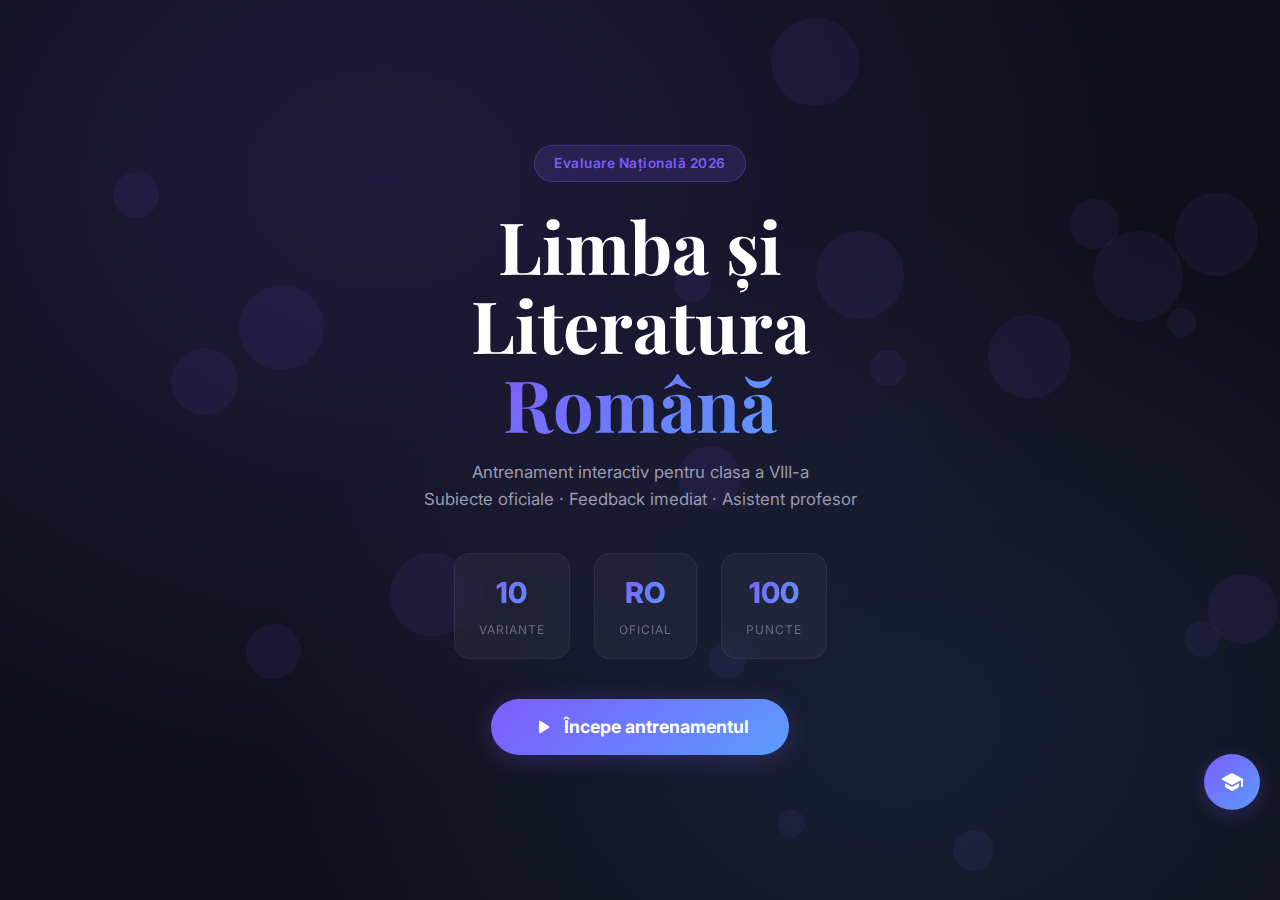
<file: index.html>
<!DOCTYPE html>
<html lang="ro">

<head>
  <meta charset="UTF-8" />
  <meta name="viewport" content="width=device-width, initial-scale=1.0" />
  <meta name="description"
    content="Platformă interactivă de antrenament pentru Evaluarea Națională la Limba și Literatura Română – clasa a VIII-a. Subiecte oficiale, feedback imediat." />
  <title>EN Antrenament – Limba și Literatura Română | Clasa a VIII-a</title>
  <link rel="preconnect" href="https://fonts.googleapis.com" />
  <link rel="preconnect" href="https://fonts.gstatic.com" crossorigin />
  <link
    href="https://fonts.googleapis.com/css2?family=Inter:wght@300;400;500;600;700;800&family=Playfair+Display:wght@700;800&display=swap"
    rel="stylesheet" />
  <link href="https://fonts.googleapis.com/icon?family=Material+Icons+Round" rel="stylesheet" />
  <link rel="stylesheet" href="app_v2.css" />
</head>

<body>

  <!-- ===== SPLASH / HERO ===== -->
  <section id="ecran-start" class="ecran activ">
    <div class="hero">
      <div class="hero-particles" id="particles"></div>
      <div class="hero-content">
        <div class="hero-badge">Evaluare Națională 2026</div>
        <h1 class="hero-title">Limba și Literatura<br><span class="accent-gradient">Română</span></h1>
        <p class="hero-subtitle">Antrenament interactiv pentru clasa a VIII-a<br>Subiecte oficiale · Feedback imediat ·
          Asistent profesor</p>
        <div class="hero-stats">
          <div class="stat-card">
            <span class="stat-num" id="stat-variante">2</span>
            <span class="stat-label">Variante</span>
          </div>
          <div class="stat-card">
            <span class="stat-num">RO</span>
            <span class="stat-label">OFICIAL</span>
          </div>
          <div class="stat-card">
            <span class="stat-num">100</span>
            <span class="stat-label">Puncte</span>
          </div>
        </div>
        <button class="btn-hero" id="btn-incepe" onclick="afiseazaSelectVarianta()">
          <span class="material-icons-round">play_arrow</span>
          Începe antrenamentul
        </button>
      </div>
    </div>
  </section>

  <!-- ===== SELECTARE VARIANTA ===== -->
  <section id="ecran-variante" class="ecran">
    <nav class="top-bar">
      <button class="btn-icon" onclick="navigheaza('ecran-start')"><span
          class="material-icons-round">arrow_back</span></button>
      <h2 class="top-bar-title">Alege varianta</h2>
      <div></div>
    </nav>
    <div class="variante-grid" id="variante-grid">
      <!-- Se populează din JS -->
    </div>
  </section>

  <!-- ===== ECRAN EXAMEN ===== -->
  <section id="ecran-examen" class="ecran">
    <nav class="top-bar">
      <button class="btn-icon" onclick="navigheaza('ecran-variante')"><span
          class="material-icons-round">arrow_back</span></button>
      <h2 class="top-bar-title" id="titlu-varianta">Model Oficial 2025</h2>
      <div class="examen-timer" id="timer-container">
        <span class="material-icons-round">timer</span>
        <span id="timer">02:00:00</span>
      </div>
    </nav>

    <!-- Tabs subiecte -->
    <div class="tabs-container">
      <button class="tab activ-tab" data-tab="texte" onclick="schimbaTab('texte')">
        <span class="material-icons-round">menu_book</span> Texte
      </button>
      <button class="tab" data-tab="sub-ia" onclick="schimbaTab('sub-ia')">
        <span class="material-icons-round">quiz</span> Sub. I A <span class="badge">38p</span>
      </button>
      <button class="tab" data-tab="sub-ib" onclick="schimbaTab('sub-ib')">
        <span class="material-icons-round">spellcheck</span> Sub. I B <span class="badge">32p</span>
      </button>
      <button class="tab" data-tab="sub-ii" onclick="schimbaTab('sub-ii')">
        <span class="material-icons-round">edit_note</span> Sub. II <span class="badge">20p</span>
      </button>
    </div>

    <!-- TAB: Texte suport -->
    <div class="tab-content activ-tab-content" id="panel-texte">
      <div class="texte-dual">
        <div class="text-card text-literar" id="card-text1">
          <div class="text-card-header">
            <span class="text-badge literar"> Text literar</span>
            <h3 id="titlu-text1"></h3>
          </div>
          <div class="text-card-body" id="corpus-text1"></div>
        </div>
        <div class="text-card text-nonliterar" id="card-text2">
          <div class="text-card-header">
            <span class="text-badge nonliterar"> Text nonliterar</span>
            <h3 id="titlu-text2"></h3>
          </div>
          <div class="text-card-body" id="corpus-text2"></div>
        </div>
      </div>
      <div class="info-panel">
        <span class="material-icons-round">info</span>
        <p>Citește cu atenție ambele texte înainte de a rezolva cerințele. Toate subiectele sunt obligatorii. Se acordă
          10 puncte din oficiu. Timpul de lucru efectiv: <strong>2 ore</strong>.</p>
      </div>
    </div>

    <!-- TAB: Subiectul I A -->
    <div class="tab-content" id="panel-sub-ia">
      <div class="section-header">
        <h2>Subiectul I · A <span class="section-badge">Receptarea textului scris – 38 puncte</span></h2>
        <div class="progress-mini" id="progres-ia"><span>0/9</span></div>
      </div>
      <div id="cerinte-ia" class="cerinte-list"></div>
    </div>

    <!-- TAB: Subiectul I B -->
    <div class="tab-content" id="panel-sub-ib">
      <div class="section-header">
        <h2>Subiectul I · B <span class="section-badge">Elemente de construcție a comunicării – 32 puncte</span></h2>
        <div class="progress-mini" id="progres-ib"><span>0/8</span></div>
      </div>
      <div id="cerinte-ib" class="cerinte-list"></div>
    </div>

    <!-- TAB: Subiectul II -->
    <div class="tab-content" id="panel-sub-ii">
      <div class="section-header">
        <h2>Subiectul al II-lea <span class="section-badge">Compunere – 20 puncte</span></h2>
      </div>
      <div id="cerinta-ii" class="compunere-container"></div>
    </div>

    <!-- Bară de progres + submit -->
    <div class="bottom-bar">
      <div class="progres-global">
        <div class="progres-fill" id="progres-fill" style="width:0%"></div>
      </div>
      <div class="bottom-actions">
        <span id="punctaj-curent">0 / 100 puncte</span>
        <button class="btn-submit" id="btn-finalizeaza" onclick="finalizeazaExamenul()">
          <span class="material-icons-round">check_circle</span>
          Finalizează
        </button>
      </div>
    </div>
  </section>

  <!-- ===== ECRAN REZULTATE ===== -->
  <section id="ecran-rezultate" class="ecran">
    <div class="rezultate-container" id="rezultate-content">
      <!-- Se populează din JS -->
    </div>
  </section>

  <!-- ===== ASISTENT PROFESOR ===== -->
  <button class="fab-profesor" id="fab-profesor" onclick="toggleProfesor()">
    <span class="material-icons-round">school</span>
  </button>
  <div class="profesor-panel" id="profesor-panel">
    <div class="profesor-header">
      <div class="profesor-avatar">👩‍🏫</div>
      <div>
        <h3>Prof. de Română</h3>
        <span class="online-dot"></span> <small>Online</small>
      </div>
      <button class="btn-icon" onclick="toggleProfesor()"><span class="material-icons-round">close</span></button>
    </div>
    <div class="profesor-chat" id="profesor-chat">
      <div class="msg-profesor">Bună! Sunt aici să te ajut cu pregătirea pentru EN. Întreabă-mă orice despre gramatică,
        figuri de stil, structura examenului sau strategii de rezolvare! 😊</div>
    </div>
    <div class="profesor-input">
      <input type="text" id="profesor-input" placeholder="Scrie o întrebare..."
        onkeydown="if(event.key==='Enter')trimiteProfesor()" />
      <button onclick="trimiteProfesor()"><span class="material-icons-round">send</span></button>
    </div>
    <div class="profesor-quick">
      <button onclick="intrebaProfesor('Cum rezolv cerința 5 (Adevărat/Fals)?')">A/F tips</button>
      <button onclick="intrebaProfesor('Cum identific figurile de stil?')">Figuri stil</button>
      <button onclick="intrebaProfesor('Cum structurez textul argumentativ?')">Argumentativ</button>
      <button onclick="intrebaProfesor('Ce greșeli frecvente trebuie să evit?')">Greșeli</button>
    </div>
  </div>

  <script src="variante_examen.js" charset="utf-8"></script>
  <script src="app_v2.js" charset="utf-8"></script>
</body>

</html>
</file>
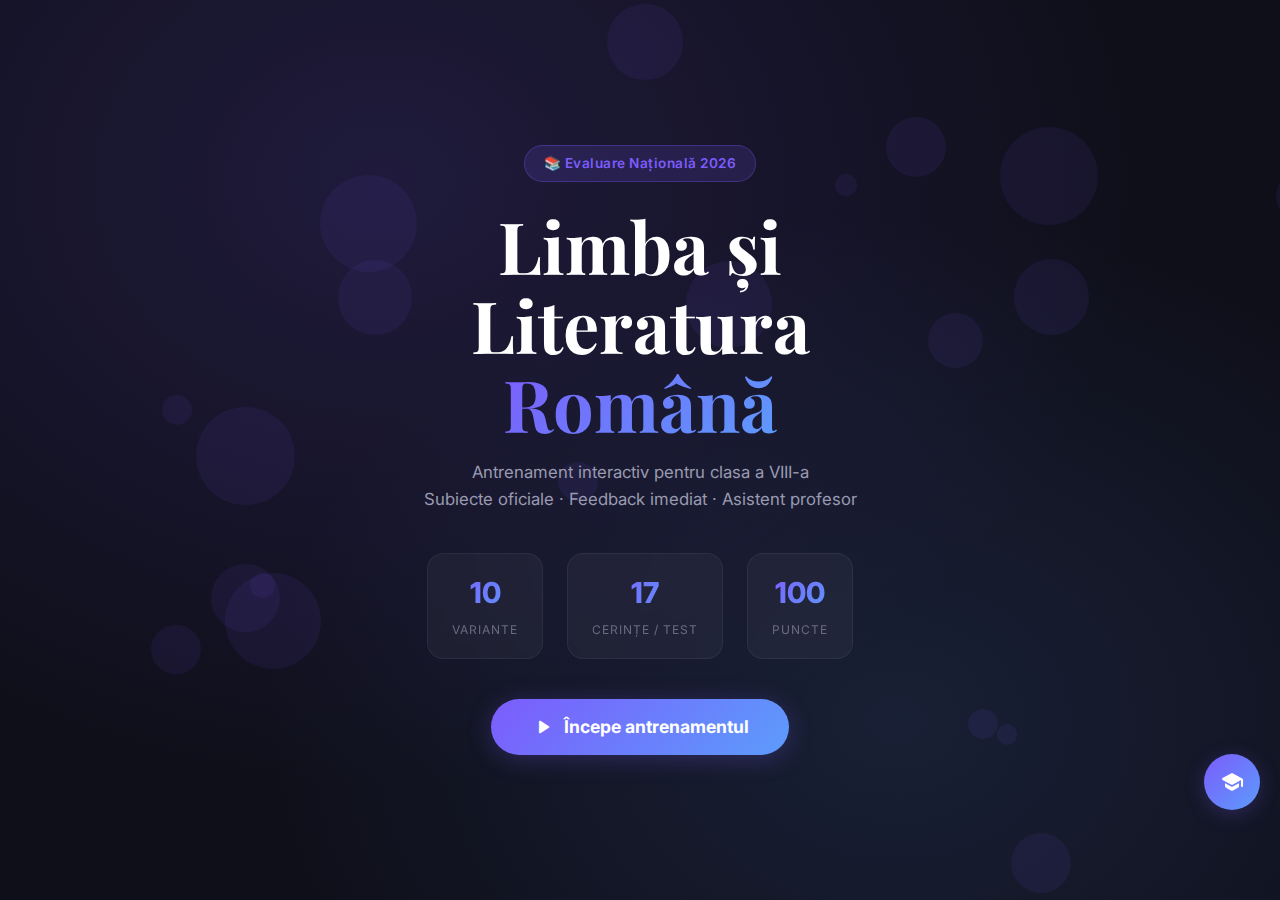
<file: app_v2.html>
<!DOCTYPE html>
<html lang="ro">

<head>
  <meta charset="UTF-8" />
  <meta name="viewport" content="width=device-width, initial-scale=1.0" />
  <meta name="description"
    content="Platformă interactivă de antrenament pentru Evaluarea Națională la Limba și Literatura Română – clasa a VIII-a. Subiecte oficiale, feedback imediat." />
  <title>EN Antrenament – Limba și Literatura Română | Clasa a VIII-a</title>
  <link rel="preconnect" href="https://fonts.googleapis.com" />
  <link rel="preconnect" href="https://fonts.gstatic.com" crossorigin />
  <link
    href="https://fonts.googleapis.com/css2?family=Inter:wght@300;400;500;600;700;800&family=Playfair+Display:wght@700;800&display=swap"
    rel="stylesheet" />
  <link href="https://fonts.googleapis.com/icon?family=Material+Icons+Round" rel="stylesheet" />
  <link rel="stylesheet" href="app_v2.css" />
</head>

<body>

  <!-- ===== SPLASH / HERO ===== -->
  <section id="ecran-start" class="ecran activ">
    <div class="hero">
      <div class="hero-particles" id="particles"></div>
      <div class="hero-content">
        <div class="hero-badge">📚 Evaluare Națională 2026</div>
        <h1 class="hero-title">Limba și Literatura<br><span class="accent-gradient">Română</span></h1>
        <p class="hero-subtitle">Antrenament interactiv pentru clasa a VIII-a<br>Subiecte oficiale · Feedback imediat ·
          Asistent profesor</p>
        <div class="hero-stats">
          <div class="stat-card">
            <span class="stat-num" id="stat-variante">2</span>
            <span class="stat-label">Variante</span>
          </div>
          <div class="stat-card">
            <span class="stat-num">17</span>
            <span class="stat-label">Cerințe / test</span>
          </div>
          <div class="stat-card">
            <span class="stat-num">100</span>
            <span class="stat-label">Puncte</span>
          </div>
        </div>
        <button class="btn-hero" id="btn-incepe" onclick="afiseazaSelectVarianta()">
          <span class="material-icons-round">play_arrow</span>
          Începe antrenamentul
        </button>
      </div>
    </div>
  </section>

  <!-- ===== SELECTARE VARIANTA ===== -->
  <section id="ecran-variante" class="ecran">
    <nav class="top-bar">
      <button class="btn-icon" onclick="navigheaza('ecran-start')"><span
          class="material-icons-round">arrow_back</span></button>
      <h2 class="top-bar-title">Alege varianta</h2>
      <div></div>
    </nav>
    <div class="variante-grid" id="variante-grid">
      <!-- Se populează din JS -->
    </div>
  </section>

  <!-- ===== ECRAN EXAMEN ===== -->
  <section id="ecran-examen" class="ecran">
    <nav class="top-bar">
      <button class="btn-icon" onclick="navigheaza('ecran-variante')"><span
          class="material-icons-round">arrow_back</span></button>
      <h2 class="top-bar-title" id="titlu-varianta">Model Oficial 2025</h2>
      <div class="examen-timer" id="timer-container">
        <span class="material-icons-round">timer</span>
        <span id="timer">02:00:00</span>
      </div>
    </nav>

    <!-- Tabs subiecte -->
    <div class="tabs-container">
      <button class="tab activ-tab" data-tab="texte" onclick="schimbaTab('texte')">
        <span class="material-icons-round">menu_book</span> Texte
      </button>
      <button class="tab" data-tab="sub-ia" onclick="schimbaTab('sub-ia')">
        <span class="material-icons-round">quiz</span> Sub. I A <span class="badge">38p</span>
      </button>
      <button class="tab" data-tab="sub-ib" onclick="schimbaTab('sub-ib')">
        <span class="material-icons-round">spellcheck</span> Sub. I B <span class="badge">32p</span>
      </button>
      <button class="tab" data-tab="sub-ii" onclick="schimbaTab('sub-ii')">
        <span class="material-icons-round">edit_note</span> Sub. II <span class="badge">20p</span>
      </button>
    </div>

    <!-- TAB: Texte suport -->
    <div class="tab-content activ-tab-content" id="panel-texte">
      <div class="texte-dual">
        <div class="text-card text-literar" id="card-text1">
          <div class="text-card-header">
            <span class="text-badge literar"> Text literar</span>
            <h3 id="titlu-text1"></h3>
          </div>
          <div class="text-card-body" id="corpus-text1"></div>
        </div>
        <div class="text-card text-nonliterar" id="card-text2">
          <div class="text-card-header">
            <span class="text-badge nonliterar"> Text nonliterar</span>
            <h3 id="titlu-text2"></h3>
          </div>
          <div class="text-card-body" id="corpus-text2"></div>
        </div>
      </div>
      <div class="info-panel">
        <span class="material-icons-round">info</span>
        <p>Citește cu atenție ambele texte înainte de a rezolva cerințele. Toate subiectele sunt obligatorii. Se acordă
          10 puncte din oficiu. Timpul de lucru efectiv: <strong>2 ore</strong>.</p>
      </div>
    </div>

    <!-- TAB: Subiectul I A -->
    <div class="tab-content" id="panel-sub-ia">
      <div class="section-header">
        <h2>Subiectul I · A <span class="section-badge">Receptarea textului scris – 38 puncte</span></h2>
        <div class="progress-mini" id="progres-ia"><span>0/9</span></div>
      </div>
      <div id="cerinte-ia" class="cerinte-list"></div>
    </div>

    <!-- TAB: Subiectul I B -->
    <div class="tab-content" id="panel-sub-ib">
      <div class="section-header">
        <h2>Subiectul I · B <span class="section-badge">Elemente de construcție a comunicării – 32 puncte</span></h2>
        <div class="progress-mini" id="progres-ib"><span>0/8</span></div>
      </div>
      <div id="cerinte-ib" class="cerinte-list"></div>
    </div>

    <!-- TAB: Subiectul II -->
    <div class="tab-content" id="panel-sub-ii">
      <div class="section-header">
        <h2>Subiectul al II-lea <span class="section-badge">Compunere – 20 puncte</span></h2>
      </div>
      <div id="cerinta-ii" class="compunere-container"></div>
    </div>

    <!-- Bară de progres + submit -->
    <div class="bottom-bar">
      <div class="progres-global">
        <div class="progres-fill" id="progres-fill" style="width:0%"></div>
      </div>
      <div class="bottom-actions">
        <span id="punctaj-curent">0 / 100 puncte</span>
        <button class="btn-submit" id="btn-finalizeaza" onclick="finalizeazaExamenul()">
          <span class="material-icons-round">check_circle</span>
          Finalizează
        </button>
      </div>
    </div>
  </section>

  <!-- ===== ECRAN REZULTATE ===== -->
  <section id="ecran-rezultate" class="ecran">
    <div class="rezultate-container" id="rezultate-content">
      <!-- Se populează din JS -->
    </div>
  </section>

  <!-- ===== ASISTENT PROFESOR ===== -->
  <button class="fab-profesor" id="fab-profesor" onclick="toggleProfesor()">
    <span class="material-icons-round">school</span>
  </button>
  <div class="profesor-panel" id="profesor-panel">
    <div class="profesor-header">
      <div class="profesor-avatar">👩‍🏫</div>
      <div>
        <h3>Prof. de Română</h3>
        <span class="online-dot"></span> <small>Online</small>
      </div>
      <button class="btn-icon" onclick="toggleProfesor()"><span class="material-icons-round">close</span></button>
    </div>
    <div class="profesor-chat" id="profesor-chat">
      <div class="msg-profesor">Bună! Sunt aici să te ajut cu pregătirea pentru EN. Întreabă-mă orice despre gramatică,
        figuri de stil, structura examenului sau strategii de rezolvare! 😊</div>
    </div>
    <div class="profesor-input">
      <input type="text" id="profesor-input" placeholder="Scrie o întrebare..."
        onkeydown="if(event.key==='Enter')trimiteProfesor()" />
      <button onclick="trimiteProfesor()"><span class="material-icons-round">send</span></button>
    </div>
    <div class="profesor-quick">
      <button onclick="intrebaProfesor('Cum rezolv cerința 5 (Adevărat/Fals)?')">A/F tips</button>
      <button onclick="intrebaProfesor('Cum identific figurile de stil?')">Figuri stil</button>
      <button onclick="intrebaProfesor('Cum structurez textul argumentativ?')">Argumentativ</button>
      <button onclick="intrebaProfesor('Ce greșeli frecvente trebuie să evit?')">Greșeli</button>
    </div>
  </div>

  <script src="variante_examen.js" charset="utf-8"></script>
  <script src="app_v2.js" charset="utf-8"></script>
</body>

</html>
</file>
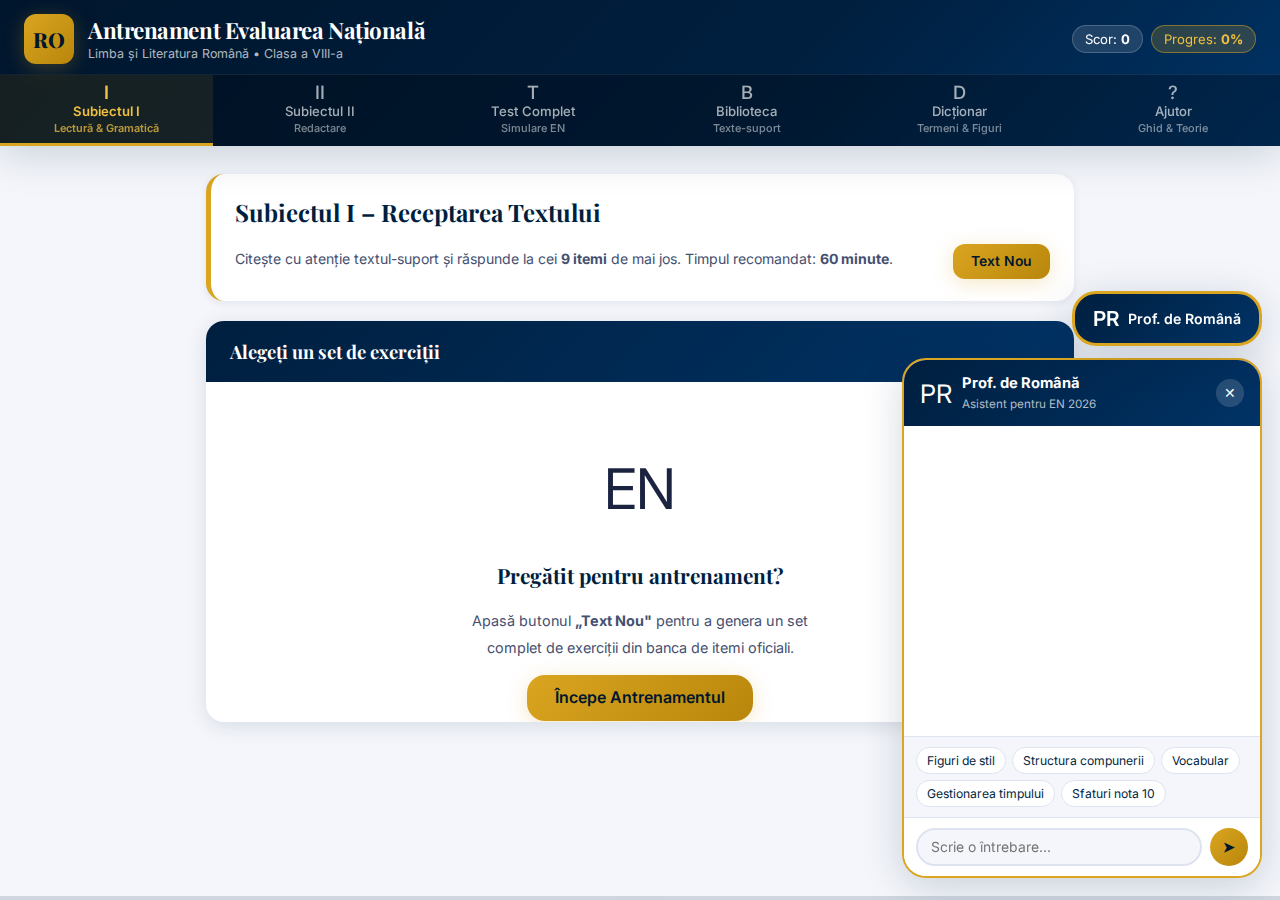
<file: index_v1.html>
<!DOCTYPE html>
<html lang="ro">

<head>
  <meta charset="UTF-8" />
  <meta name="viewport" content="width=device-width, initial-scale=1.0" />
  <meta name="description"
    content="Platformă interactivă de antrenament pentru Evaluarea Națională la Limba și Literatura Română – clasa a VIII-a. Subiecte oficiale, feedback imediat, asistent profesor AI." />
  <meta name="keywords" content="evaluare nationala, romana, clasa 8, subiect I, subiect II, antrenament, exercitii" />
  <title>Antrenament Evaluarea Națională – Limba și Literatura Română | Clasa a VIII-a</title>
  <link rel="stylesheet" href="style.css" />
  <link rel="preconnect" href="https://fonts.googleapis.com" />
  <link rel="preconnect" href="https://fonts.gstatic.com" crossorigin />
  <link
    href="https://fonts.googleapis.com/css2?family=Inter:wght@300;400;500;600;700;800&family=Playfair+Display:wght@700;800&display=swap"
    rel="stylesheet" />
</head>

<body>

  <!-- ===== HEADER ===== -->
  <header class="header" id="top">
    <div class="header-inner">
      <div class="header-logo">
        <div class="logo-icon">RO</div>
        <div class="header-text">
          <h1 class="header-title">Antrenament Evaluarea Națională</h1>
          <p class="header-subtitle">Limba și Literatura Română &bull; Clasa a VIII-a</p>
        </div>
      </div>
      <div class="header-badges">
        <span class="badge" id="badge-scor">Scor: <strong id="scor-curent">0</strong></span>
        <span class="badge badge-gold" id="badge-progres">Progres: <strong id="progres-curent">0%</strong></span>
      </div>
    </div>

    <!-- MENIU NAVIGARE -->
    <nav class="nav" id="nav-principal" role="navigation" aria-label="Meniu principal">
      <button class="nav-btn active" id="nav-subI" onclick="afiseazaModul('subI')" aria-label="Subiectul I – Lectură">
        <span class="nav-icon">I</span>
        <span>Subiectul I</span>
        <small>Lectură & Gramatică</small>
      </button>
      <button class="nav-btn" id="nav-subII" onclick="afiseazaModul('subII')" aria-label="Subiectul II – Redactare">
        <span class="nav-icon">II</span>
        <span>Subiectul II</span>
        <small>Redactare</small>
      </button>
      <button class="nav-btn" id="nav-test" onclick="afiseazaModul('test')" aria-label="Test Complet">
        <span class="nav-icon">T</span>
        <span>Test Complet</span>
        <small>Simulare EN</small>
      </button>
      <button class="nav-btn" id="nav-biblioteca" onclick="afiseazaModul('biblioteca')"
        aria-label="Biblioteca de texte">
        <span class="nav-icon">B</span>
        <span>Biblioteca</span>
        <small>Texte-suport</small>
      </button>
      <button class="nav-btn" id="nav-dictionar" onclick="afiseazaModul('dictionar')" aria-label="Dicționar Literar">
        <span class="nav-icon">D</span>
        <span>Dicționar</span>
        <small>Termeni & Figuri</small>
      </button>
      <button class="nav-btn" id="nav-ajutor" onclick="afiseazaModul('ajutor')" aria-label="Ajutor și Explicații">
        <span class="nav-icon">?</span>
        <span>Ajutor</span>
        <small>Ghid & Teorie</small>
      </button>
    </nav>
  </header>

  <!-- ===== CONȚINUT PRINCIPAL ===== -->
  <main class="main-content" id="main-content">

    <!-- ===== MODULUL SUBIECTUL I ===== -->
    <section class="modul active" id="modul-subI" aria-label="Subiectul I – Receptarea textului">

      <div class="modul-header">
        <h2 class="modul-titlu">Subiectul I – Receptarea Textului</h2>
        <p class="modul-desc">Citește cu atenție textul-suport și răspunde la cei <strong>9 itemi</strong> de mai jos.
          Timpul recomandat: <strong>60 minute</strong>.</p>
        <div class="modul-controls">
          <button class="btn btn-gold" id="btn-text-nou" onclick="genereazaTestSubI()"
            aria-label="Generează un nou text și set de itemi">
            Text Nou
          </button>
          <button class="btn btn-outline" id="btn-verifica-subI" onclick="verificaSubiectulI()"
            aria-label="Verifică răspunsurile la Subiectul I" style="display:none;">
            Verifică Răspunsurile
          </button>
        </div>
      </div>

      <!-- TEXT SUPORT -->
      <div class="text-suport-card" id="text-suport-container">
        <div class="text-suport-header">
          <h3 id="titlu-text-suport">Alegeți un set de exerciții</h3>
          <div class="text-meta" id="meta-text-suport"></div>
        </div>
        <div class="text-suport-body" id="corpul-textului">
          <div class="start-screen">
            <div class="start-icon">EN</div>
            <h3>Pregătit pentru antrenament?</h3>
            <p>Apasă butonul <strong>„Text Nou"</strong> pentru a genera un set complet de exerciții din banca de itemi
              oficiali.</p>
            <button class="btn btn-gold btn-large" onclick="genereazaTestSubI()">
              Începe Antrenamentul
            </button>
          </div>
        </div>
      </div>

      <!-- CONTAINER ITEMI -->
      <div id="itemi-subI-container" class="itemi-container" style="display:none;"></div>

      <!-- REZULTATE SUBIECTUL I -->
      <div id="rezultate-subI" class="rezultate-panel" style="display:none;"></div>

    </section>

    <!-- ===== MODULUL SUBIECTUL II ===== -->
    <section class="modul" id="modul-subII" aria-label="Subiectul II – Redactare">

      <div class="modul-header">
        <h2 class="modul-titlu">Subiectul II – Redactare</h2>
        <p class="modul-desc">Alege un tip de cerință de redactare și exersează. <strong>Subiectul II</strong>
          totalizează <strong>36 de puncte</strong> la EN.</p>
        <div class="modul-controls">
          <button class="btn btn-gold" onclick="genereazaSubiectulII()"
            aria-label="Generează o cerință de redactare nouă">
            Cerință Nouă
          </button>
        </div>
      </div>

      <!-- SELECTARE TIP REDACTARE -->
      <div class="redactare-tipuri" id="redactare-tipuri">
        <h3 class="sectiune-titlu">Tipuri de subiecte de redactare</h3>
        <div class="tip-cards-grid">
          <div class="tip-card" id="tip-narativ" onclick="selecteazaTipRedactare('narativ')" role="button" tabindex="0"
            aria-label="Compunere narativă">
            <div class="tip-icon">N</div>
            <h4>Compunere Narativă</h4>
            <p>Narațiune la persoana I sau a III-a, cu conflict, personaje, acțiune.</p>
            <span class="punctaj-badge">16-18 rânduri</span>
          </div>
          <div class="tip-card" id="tip-descriptiv" onclick="selecteazaTipRedactare('descriptiv')" role="button"
            tabindex="0" aria-label="Compunere descriptivă">
            <div class="tip-icon">D</div>
            <h4>Compunere Descriptivă</h4>
            <p>Descriere sugestivă a unui loc, peisaj sau persoană.</p>
            <span class="punctaj-badge">16-18 rânduri</span>
          </div>
          <div class="tip-card" id="tip-eseu" onclick="selecteazaTipRedactare('eseu')" role="button" tabindex="0"
            aria-label="Eseu structurat">
            <div class="tip-icon">A</div>
            <h4>Eseu / Argumentare</h4>
            <p>Text argumentativ sau eseu pe o temă dintr-un text la prima vedere.</p>
            <span class="punctaj-badge">16-18 rânduri</span>
          </div>
        </div>
      </div>

      <!-- ZONA DE REDACTARE -->
      <div id="zona-redactare" class="zona-redactare" style="display:none;">
        <div class="cerinta-redactare-card">
          <div class="cerinta-label">Cerința</div>
          <div id="cerinta-redactare-text" class="cerinta-text"></div>
          <div class="cerinta-punctaj" id="punctaj-redactare"></div>
        </div>

        <div class="ghid-structura" id="ghid-structura">
          <h4>Structura recomandată</h4>
          <div id="structura-compunere" class="structura-list"></div>
        </div>

        <div class="editor-zona">
          <div class="editor-header">
            <span>Compunerea ta</span>
            <div class="editor-stats">
              <span id="numar-cuvinte">0 cuvinte</span>
              <span id="numar-randuri">0 rânduri</span>
            </div>
          </div>
          <textarea id="textarea-compunere" class="textarea-compunere" placeholder="Scrie compunerea ta aici..."
            aria-label="Zona de redactare a compunerii" oninput="actualizeazaStats()"></textarea>
        </div>

        <div class="redactare-actiuni">
          <button class="btn btn-gold" id="btn-evalueaza-compunere" onclick="evalueazaCompunere()"
            aria-label="Evaluează compunerea">
            Evaluează Compunerea
          </button>
          <button class="btn btn-outline" onclick="resetRedactare()" aria-label="Șterge și începe din nou">
            Resetează
          </button>
        </div>

        <div id="feedback-redactare" class="feedback-redactare" style="display:none;"></div>
      </div>

    </section>

    <!-- ===== MODULUL TEST COMPLET ===== -->
    <section class="modul" id="modul-test" aria-label="Test Complet – Simulare Evaluare Națională">

      <div class="modul-header">
        <h2 class="modul-titlu">Simulare Evaluare Națională</h2>
        <p class="modul-desc">Un test complet, cu toate subiectele, exact ca la examen. <strong>Total: 100 de
            puncte</strong> (90p cerințe + 10p din oficiu). Timp: <strong>2 ore</strong>.</p>
      </div>

      <div class="test-complet-intro" id="test-intro">
        <div class="test-info-grid">
          <div class="test-info-card">
            <div class="test-info-icon">T</div>
            <div class="test-info-label">Timp</div>
            <div class="test-info-val">2 ore (120 min)</div>
          </div>
          <div class="test-info-card">
            <div class="test-info-icon">P</div>
            <div class="test-info-label">Punctaj</div>
            <div class="test-info-val">90p + 10p din oficiu</div>
          </div>
          <div class="test-info-card">
            <div class="test-info-icon">S</div>
            <div class="test-info-label">Structură</div>
            <div class="test-info-val">Sub. I (54p) + Sub. II (36p)</div>
          </div>
          <div class="test-info-card">
            <div class="test-info-icon">5</div>
            <div class="test-info-label">Nota 5</div>
            <div class="test-info-val">Min. 50 puncte (nota 5)</div>
          </div>
        </div>

        <div class="structura-examen-detaliat">
          <h3>Structura oficială a examenului</h3>
          <div class="structura-bloc subiectI-bloc">
            <div class="structura-bloc-header">Subiectul I – Receptarea textului (54 puncte)</div>
            <div class="structura-bloc-body">
              <p>Se dau <strong>2 texte</strong> (literar sau nonliterar). Itemii testează competențele de lectură.</p>
              <ul>
                <li><strong>A. Text literar</strong> – 4 cerințe (vocabular, figuri de stil, structura textului, mesaj)
                </li>
                <li><strong>B. Text la prima vedere</strong> – 5 cerințe de înțelegere și interpretare</li>
              </ul>
            </div>
          </div>
          <div class="structura-bloc subiectII-bloc">
            <div class="structura-bloc-header">Subiectul II – Redactare (36 puncte)</div>
            <div class="structura-bloc-body">
              <p>Se redactează un <strong>text narativ sau descriptiv</strong>, cu respectarea normelor de limbă scrisă.
              </p>
              <ul>
                <li>Conținut și structură: <strong>18 puncte</strong></li>
                <li>Redactare (coeziune, vocabular, ortografie, punctuație): <strong>18 puncte</strong></li>
              </ul>
            </div>
          </div>
        </div>

        <div class="test-actiuni">
          <button class="btn btn-gold btn-large" onclick="incepeTestComplet()" id="btn-incepe-test"
            aria-label="Începe simularea completă">
            Începe Simularea
          </button>
        </div>
      </div>

      <!-- CONTINUT TEST COMPLET -->
      <div id="test-complet-continut" style="display:none;">
        <div class="timer-bar" id="timer-bar">
          <span class="timer-label">Timp rămas:</span>
          <span class="timer-display" id="timer-display">2:00:00</span>
          <div class="timer-progress-bar">
            <div class="timer-progress-fill" id="timer-fill"></div>
          </div>
        </div>
        <div id="test-complet-itemi"></div>
        <div class="test-submit-zona">
          <button class="btn btn-gold btn-large" onclick="finalizeazaTestComplet()" id="btn-finalizeaza-test"
            aria-label="Finalizează și corectează testul">
            Finalizează și Corectează
          </button>
        </div>
      </div>

      <!-- REZULTATE TEST COMPLET -->
      <div id="rezultate-test-complet" style="display:none;"></div>

    </section>

    <!-- ===== MODULUL BIBLIOTECA ===== -->
    <section class="modul" id="modul-biblioteca" aria-label="Biblioteca de texte-suport">
      <div class="modul-header">
        <h2 class="modul-titlu">Biblioteca de Texte-suport</h2>
        <p class="modul-desc">Explorează toate textele din programă, cu rezumat și cuvinte-cheie.</p>
      </div>
      <div id="continut-biblioteca" class="biblioteca-grid"></div>
    </section>

    <!-- ===== MODULUL DICTIONAR ===== -->
    <section class="modul" id="modul-dictionar" aria-label="Dicționar Literar">
      <div class="modul-header">
        <h2 class="modul-titlu">Dicționar Literar</h2>
        <p class="modul-desc">Termeni literari, figuri de stil și specii explicate simplu.</p>
      </div>
      <div class="dictionar-zona">
        <div class="dictionar-search-box">
          <input type="text" id="dictionar-search" placeholder="Caută un termen (ex: epitet, basm)..."
            oninput="filtratDictionar(this.value)">
        </div>
        <div id="continut-dictionar" class="dictionar-list"></div>
      </div>
    </section>

    <!-- ===== MODULUL AJUTOR ===== -->
    <section class="modul" id="modul-ajutor" aria-label="Ghid de Studiu și Teorie">

      <div class="modul-header">
        <h2 class="modul-titlu">Ghid de Studiu – Teorie și Strategie</h2>
        <p class="modul-desc">Tot ce trebuie să știi pentru Evaluarea Națională la Limba și Literatura Română.</p>
      </div>

      <div class="ajutor-accordion" id="ajutor-acordeon">

        <!-- FIGURI DE STIL -->
        <div class="acordeon-item" id="ac-figuri">
          <button class="acordeon-btn" onclick="toggleAcordeon('figuri')" aria-expanded="false"
            aria-controls="ac-figuri-body">
            <span>Figuri de Stil – Definiții și Exemple</span>
            <span class="acordeon-arrow">▼</span>
          </button>
          <div class="acordeon-body" id="ac-figuri-body" hidden>
            <div class="figuri-grid" id="grid-figuri-stil"></div>
          </div>
        </div>

        <!-- VOCABULAR -->
        <div class="acordeon-item" id="ac-vocabular">
          <button class="acordeon-btn" onclick="toggleAcordeon('vocabular')" aria-expanded="false"
            aria-controls="ac-vocabular-body">
            <span>Vocabular – Sens Propriu, Figurat, Sinonime, Antonime</span>
            <span class="acordeon-arrow">▼</span>
          </button>
          <div class="acordeon-body" id="ac-vocabular-body" hidden>
            <div id="continut-vocabular"></div>
          </div>
        </div>

        <!-- FONETICĂ -->
        <div class="acordeon-item" id="ac-fonetica">
          <button class="acordeon-btn" onclick="toggleAcordeon('fonetica')" aria-expanded="false"
            aria-controls="ac-fonetica-body">
            <span>Fonetică – Sunete, Silabe, Accent, Diftongi</span>
            <span class="acordeon-arrow">▼</span>
          </button>
          <div class="acordeon-body" id="ac-fonetica-body" hidden>
            <div id="continut-fonetica"></div>
          </div>
        </div>

        <!-- MORFOLOGIE -->
        <div class="acordeon-item" id="ac-morfologie">
          <button class="acordeon-btn" onclick="toggleAcordeon('morfologie')" aria-expanded="false"
            aria-controls="ac-morfologie-body">
            <span>Morfologie – Părțile de Vorbire</span>
            <span class="acordeon-arrow">▼</span>
          </button>
          <div class="acordeon-body" id="ac-morfologie-body" hidden>
            <div id="continut-morfologie"></div>
          </div>
        </div>

        <!-- SINTAXĂ -->
        <div class="acordeon-item" id="ac-sintaxa">
          <button class="acordeon-btn" onclick="toggleAcordeon('sintaxa')" aria-expanded="false"
            aria-controls="ac-sintaxa-body">
            <span>Sintaxă – Părțile de Propoziție, Fraza</span>
            <span class="acordeon-arrow">▼</span>
          </button>
          <div class="acordeon-body" id="ac-sintaxa-body" hidden>
            <div id="continut-sintaxa"></div>
          </div>
        </div>

        <!-- MODURI DE EXPUNERE -->
        <div class="acordeon-item" id="ac-expunere">
          <button class="acordeon-btn" onclick="toggleAcordeon('expunere')" aria-expanded="false"
            aria-controls="ac-expunere-body">
            <span>Moduri de Expunere – Narațiune, Descriere, Dialog</span>
            <span class="acordeon-arrow">▼</span>
          </button>
          <div class="acordeon-body" id="ac-expunere-body" hidden>
            <div id="continut-expunere"></div>
          </div>
        </div>

        <!-- STRATEGII DE EXAMEN -->
        <div class="acordeon-item" id="ac-strategii">
          <button class="acordeon-btn" onclick="toggleAcordeon('strategii')" aria-expanded="false"
            aria-controls="ac-strategii-body">
            <span>Strategii pentru Examen – Cum gestionezi timpul</span>
            <span class="acordeon-arrow">▼</span>
          </button>
          <div class="acordeon-body" id="ac-strategii-body" hidden>
            <div id="continut-strategii"></div>
          </div>
        </div>

        <!-- BAREMUL OFICIAL -->
        <div class="acordeon-item" id="ac-barem">
          <button class="acordeon-btn" onclick="toggleAcordeon('barem')" aria-expanded="false"
            aria-controls="ac-barem-body">
            <span>Baremul Oficial EN 2026 – Punctaj pe cerințe</span>
            <span class="acordeon-arrow">▼</span>
          </button>
          <div class="acordeon-body" id="ac-barem-body" hidden>
            <div id="continut-barem"></div>
          </div>
        </div>

        <!-- OPERE STUDIATE -->
        <div class="acordeon-item" id="ac-opere">
          <button class="acordeon-btn" onclick="toggleAcordeon('opere')" aria-expanded="false"
            aria-controls="ac-opere-body">
            <span>Opere Studiate – Autori și texte din programă</span>
            <span class="acordeon-arrow">▼</span>
          </button>
          <div class="acordeon-body" id="ac-opere-body" hidden>
            <div id="continut-opere"></div>
          </div>
        </div>

      </div>
    </section>

  </main>

  <!-- ===== CHATBOT PROFESOR ===== -->
  <div class="chatbot-wrapper" id="chatbot-wrapper">
    <button class="chatbot-toggle" id="chatbot-toggle" onclick="toggleChatbot()"
      aria-label="Deschide asistentul Prof. de Română" aria-expanded="false">
      <span class="chatbot-avatar">PR</span>
      <span class="chatbot-label">Prof. de Română</span>
      <span class="chatbot-notif" id="chatbot-notif" style="display:none;">1</span>
    </button>

    <div class="chatbot-panel" id="chatbot-panel" aria-label="Asistent profesor de Română" role="dialog"
      aria-modal="false" hidden>
      <div class="chatbot-header">
        <div class="chatbot-header-info">
          <div class="chatbot-avatar-lg">PR</div>
          <div>
            <strong>Prof. de Română</strong>
            <small>Asistent pentru EN 2026</small>
          </div>
        </div>
        <button class="chatbot-close" onclick="toggleChatbot()" aria-label="Închide chatbot">✕</button>
      </div>

      <div class="chatbot-messages" id="chatbot-messages" aria-live="polite" aria-label="Conversație cu asistentul">
      </div>

      <div class="chatbot-quick-btns" id="quick-btns">
        <button class="quick-btn" onclick="trimiteIntrebarePredefinita('figuri')"
          aria-label="Întreabă despre figuri de stil">Figuri de stil</button>
        <button class="quick-btn" onclick="trimiteIntrebarePredefinita('structura')"
          aria-label="Întreabă despre structura compunerii">Structura compunerii</button>
        <button class="quick-btn" onclick="trimiteIntrebarePredefinita('vocabular')"
          aria-label="Întreabă despre vocabular">Vocabular</button>
        <button class="quick-btn" onclick="trimiteIntrebarePredefinita('timp')"
          aria-label="Întreabă cum să gestionezi timpul">Gestionarea timpului</button>
        <button class="quick-btn" onclick="trimiteIntrebarePredefinita('nota10')"
          aria-label="Sfaturi pentru nota 10">Sfaturi nota 10</button>
      </div>

      <div class="chatbot-input-area">
        <input type="text" id="chatbot-input" class="chatbot-input" placeholder="Scrie o întrebare..."
          aria-label="Câmp pentru întrebarea ta" onkeydown="if(event.key==='Enter') trimiteIntrebare()" />
        <button class="chatbot-send" onclick="trimiteIntrebare()" aria-label="Trimite întrebarea">
          ➤
        </button>
      </div>
    </div>
  </div>

  <!-- ===== PROGRESS BAR GLOBAL ===== -->
  <div class="progress-global-bar" id="progress-global">
    <div class="progress-global-fill" id="progress-global-fill" style="width:0%"></div>
  </div>

  <!-- ===== NOTIFICATIE TOAST ===== -->
  <div class="toast" id="toast-notif" role="alert" aria-live="assertive"></div>

  <!-- ===== MODAL EXPLICATIE ===== -->
  <div class="modal-overlay" id="modal-overlay" onclick="inchideModal()" hidden>
    <div class="modal-box" id="modal-box" role="dialog" aria-modal="true" aria-labelledby="modal-titlu">
      <button class="modal-close" onclick="inchideModal()" aria-label="Închide fereastra">✕</button>
      <h3 id="modal-titlu" class="modal-titlu"></h3>
      <div id="modal-continut" class="modal-continut"></div>
    </div>
  </div>

  <script src="items.js"></script>
  <script src="items2.js"></script>
  <script src="items3.js"></script>
  <script src="items_gramatica.js"></script>
  <script src="assistant.js"></script>
  <script src="dictionar.js"></script>
  <script src="main.js"></script>
</body>

</html>
</file>
<file: app_v2.css>
/* ============================================================
   EN Antrenament – Design System v2
   Inspirat de Material Design / Stitch
   ============================================================ */

/* ── Variabile ── */
:root {
  --bg: #0f0f1a;
  --bg-card: rgba(255,255,255,0.04);
  --bg-card-hover: rgba(255,255,255,0.08);
  --surface: #1a1a2e;
  --surface-2: #222240;
  --text: #e8e8f0;
  --text-dim: #9a9ab0;
  --text-muted: #6b6b80;
  --accent: #7c5cfc;
  --accent-2: #5c9cfc;
  --accent-glow: rgba(124,92,252,.25);
  --green: #34d399;
  --green-bg: rgba(52,211,153,.12);
  --red: #f87171;
  --red-bg: rgba(248,113,113,.12);
  --orange: #fbbf24;
  --orange-bg: rgba(251,191,36,.12);
  --blue: #60a5fa;
  --blue-bg: rgba(96,165,250,.12);
  --radius: 16px;
  --radius-sm: 10px;
  --radius-xs: 6px;
  --shadow: 0 8px 32px rgba(0,0,0,.3);
  --transition: .25s cubic-bezier(.4,0,.2,1);
  --font: 'Inter', system-ui, sans-serif;
  --font-display: 'Playfair Display', serif;
}

/* ── Reset ── */
*, *::before, *::after { box-sizing: border-box; margin: 0; padding: 0; }
html { scroll-behavior: smooth; }
body {
  font-family: var(--font);
  background: var(--bg);
  color: var(--text);
  line-height: 1.6;
  min-height: 100vh;
  overflow-x: hidden;
}
button { cursor: pointer; border: none; font-family: inherit; }
input, textarea { font-family: inherit; }

/* ── Ecrane ── */
.ecran { display: none; min-height: 100vh; }
.ecran.activ { display: flex; flex-direction: column; animation: fadeUp .4s ease; }
@keyframes fadeUp {
  from { opacity: 0; transform: translateY(20px); }
  to { opacity: 1; transform: translateY(0); }
}

/* ===================== HERO ===================== */
.hero {
  min-height: 100vh;
  display: flex;
  align-items: center;
  justify-content: center;
  position: relative;
  overflow: hidden;
  background: radial-gradient(ellipse at 30% 20%, rgba(124,92,252,.15) 0%, transparent 60%),
              radial-gradient(ellipse at 70% 80%, rgba(92,156,252,.12) 0%, transparent 50%),
              var(--bg);
}
.hero-particles { position: absolute; inset: 0; pointer-events: none; }
.hero-particles span {
  position: absolute;
  border-radius: 50%;
  background: var(--accent);
  opacity: .08;
  animation: float 8s infinite ease-in-out;
}
@keyframes float {
  0%,100% { transform: translateY(0) scale(1); }
  50% { transform: translateY(-40px) scale(1.1); }
}
.hero-content { text-align: center; z-index: 2; padding: 2rem; max-width: 700px; }
.hero-badge {
  display: inline-block;
  padding: .4rem 1.2rem;
  border-radius: 99px;
  background: rgba(124,92,252,.15);
  border: 1px solid rgba(124,92,252,.3);
  color: var(--accent);
  font-weight: 600;
  font-size: .85rem;
  margin-bottom: 1.5rem;
  letter-spacing: .5px;
}
.hero-title {
  font-family: var(--font-display);
  font-size: clamp(2.5rem, 6vw, 4.5rem);
  line-height: 1.1;
  margin-bottom: 1rem;
  color: #fff;
}
.accent-gradient {
  background: linear-gradient(135deg, var(--accent), var(--accent-2));
  -webkit-background-clip: text;
  -webkit-text-fill-color: transparent;
}
.hero-subtitle { color: var(--text-dim); font-size: 1.05rem; margin-bottom: 2.5rem; }
.hero-stats { display: flex; gap: 1.5rem; justify-content: center; margin-bottom: 2.5rem; }
.stat-card {
  background: var(--bg-card);
  border: 1px solid rgba(255,255,255,.06);
  border-radius: var(--radius);
  padding: 1rem 1.5rem;
  backdrop-filter: blur(12px);
  min-width: 100px;
}
.stat-num {
  display: block;
  font-size: 1.8rem;
  font-weight: 800;
  background: linear-gradient(135deg, var(--accent), var(--accent-2));
  -webkit-background-clip: text;
  -webkit-text-fill-color: transparent;
}
.stat-label { font-size: .75rem; color: var(--text-muted); text-transform: uppercase; letter-spacing: 1px; }
.btn-hero {
  display: inline-flex;
  align-items: center;
  gap: .6rem;
  padding: 1rem 2.5rem;
  border-radius: 99px;
  background: linear-gradient(135deg, var(--accent), var(--accent-2));
  color: #fff;
  font-size: 1.1rem;
  font-weight: 700;
  box-shadow: 0 4px 24px var(--accent-glow);
  transition: var(--transition);
}
.btn-hero:hover { transform: translateY(-3px); box-shadow: 0 8px 40px var(--accent-glow); }

/* ===================== TOP BAR ===================== */
.top-bar {
  display: flex;
  align-items: center;
  justify-content: space-between;
  padding: .8rem 1.5rem;
  background: var(--surface);
  border-bottom: 1px solid rgba(255,255,255,.06);
  position: sticky;
  top: 0;
  z-index: 50;
  backdrop-filter: blur(16px);
}
.top-bar-title { font-size: 1rem; font-weight: 600; }
.btn-icon {
  width: 40px; height: 40px;
  border-radius: 50%;
  background: var(--bg-card);
  color: var(--text);
  display: flex;
  align-items: center;
  justify-content: center;
  transition: var(--transition);
}
.btn-icon:hover { background: var(--bg-card-hover); }
.examen-timer {
  display: flex; align-items: center; gap: .4rem;
  color: var(--accent); font-weight: 600; font-size: .9rem;
  font-variant-numeric: tabular-nums;
}

/* ===================== VARIANTE GRID ===================== */
.variante-grid {
  padding: 2rem;
  display: grid;
  grid-template-columns: repeat(auto-fill, minmax(320px, 1fr));
  gap: 1.5rem;
  max-width: 900px;
  margin: 0 auto;
}
.varianta-card {
  background: var(--bg-card);
  border: 1px solid rgba(255,255,255,.06);
  border-radius: var(--radius);
  padding: 1.8rem;
  cursor: pointer;
  transition: var(--transition);
  position: relative;
  overflow: hidden;
}
.varianta-card::before {
  content: '';
  position: absolute;
  top: 0; left: 0; right: 0;
  height: 4px;
  background: linear-gradient(90deg, var(--accent), var(--accent-2));
}
.varianta-card:hover { border-color: var(--accent); transform: translateY(-4px); box-shadow: var(--shadow); }
.varianta-card h3 { font-size: 1.2rem; margin-bottom: .6rem; }
.varianta-card p { color: var(--text-dim); font-size: .85rem; margin-bottom: 1rem; }
.varianta-meta { display: flex; gap: .8rem; flex-wrap: wrap; }
.varianta-tag {
  padding: .25rem .7rem;
  border-radius: 99px;
  font-size: .7rem;
  font-weight: 600;
  text-transform: uppercase;
  letter-spacing: .5px;
}
.tag-literar { background: var(--blue-bg); color: var(--blue); }
.tag-nonliterar { background: var(--orange-bg); color: var(--orange); }

/* ===================== TABS ===================== */
.tabs-container {
  display: flex;
  gap: .5rem;
  padding: .8rem 1.5rem;
  background: var(--surface);
  overflow-x: auto;
  scrollbar-width: none;
}
.tabs-container::-webkit-scrollbar { display: none; }
.tab {
  display: flex;
  align-items: center;
  gap: .4rem;
  padding: .6rem 1.2rem;
  border-radius: 99px;
  background: transparent;
  color: var(--text-muted);
  font-size: .85rem;
  font-weight: 500;
  white-space: nowrap;
  transition: var(--transition);
}
.tab:hover { color: var(--text); background: var(--bg-card); }
.tab.activ-tab { background: rgba(124,92,252,.15); color: var(--accent); }
.tab .badge {
  padding: .15rem .5rem;
  border-radius: 99px;
  background: rgba(255,255,255,.06);
  font-size: .65rem;
  font-weight: 700;
}
.activ-tab .badge { background: rgba(124,92,252,.2); }

/* ── Tab content ── */
.tab-content { display: none; padding: 1.5rem; flex: 1; overflow-y: auto; padding-bottom: 120px; }
.tab-content.activ-tab-content { display: block; animation: fadeUp .3s ease; }

/* ===================== TEXTE SUPORT ===================== */
.texte-dual { display: grid; grid-template-columns: 1fr 1fr; gap: 1.5rem; margin-bottom: 1.5rem; }
@media (max-width: 900px) { .texte-dual { grid-template-columns: 1fr; } }
.text-card {
  background: var(--bg-card);
  border: 1px solid rgba(255,255,255,.06);
  border-radius: var(--radius);
  overflow: hidden;
}
.text-card-header {
  padding: 1rem 1.2rem;
  border-bottom: 1px solid rgba(255,255,255,.06);
}
.text-badge {
  display: inline-block;
  padding: .2rem .6rem;
  border-radius: 99px;
  font-size: .7rem;
  font-weight: 700;
  text-transform: uppercase;
  letter-spacing: .5px;
  margin-bottom: .5rem;
}
.text-badge.literar { background: var(--blue-bg); color: var(--blue); }
.text-badge.nonliterar { background: var(--orange-bg); color: var(--orange); }
.text-card-header h3 { font-size: .95rem; }
.text-card-body {
  padding: 1.2rem;
  font-size: .88rem;
  line-height: 1.8;
  max-height: 500px;
  overflow-y: auto;
  white-space: pre-wrap;
  color: var(--text-dim);
}
.text-card-body::-webkit-scrollbar { width: 4px; }
.text-card-body::-webkit-scrollbar-thumb { background: rgba(255,255,255,.1); border-radius: 99px; }
.info-panel {
  display: flex;
  gap: .8rem;
  padding: 1rem 1.2rem;
  background: var(--blue-bg);
  border-radius: var(--radius-sm);
  color: var(--blue);
  font-size: .85rem;
  align-items: flex-start;
}
.info-panel .material-icons-round { font-size: 1.2rem; flex-shrink: 0; margin-top: 2px; }

/* ===================== CERINTE LIST ===================== */
.section-header {
  display: flex;
  align-items: center;
  justify-content: space-between;
  margin-bottom: 1.5rem;
}
.section-header h2 { font-size: 1.15rem; }
.section-badge {
  padding: .2rem .7rem;
  border-radius: 99px;
  background: rgba(124,92,252,.12);
  color: var(--accent);
  font-size: .7rem;
  font-weight: 600;
  margin-left: .6rem;
}
.progress-mini {
  padding: .3rem .8rem;
  border-radius: 99px;
  background: var(--bg-card);
  font-size: .8rem;
  color: var(--text-dim);
  font-weight: 600;
}
.cerinte-list { display: flex; flex-direction: column; gap: 1.2rem; }

/* ── Cerința card ── */
.cerinta-card {
  background: var(--bg-card);
  border: 1px solid rgba(255,255,255,.06);
  border-radius: var(--radius);
  overflow: hidden;
  transition: var(--transition);
}
.cerinta-card.rezolvata { border-color: var(--green); }
.cerinta-card.gresita { border-color: var(--red); }
.cerinta-header {
  display: flex;
  align-items: center;
  gap: .8rem;
  padding: 1rem 1.2rem;
  border-bottom: 1px solid rgba(255,255,255,.04);
}
.cerinta-nr {
  width: 32px; height: 32px;
  border-radius: 50%;
  background: linear-gradient(135deg, var(--accent), var(--accent-2));
  color: #fff;
  display: flex;
  align-items: center;
  justify-content: center;
  font-weight: 700;
  font-size: .85rem;
  flex-shrink: 0;
}
.cerinta-punctaj {
  margin-left: auto;
  padding: .2rem .6rem;
  border-radius: 99px;
  background: rgba(255,255,255,.06);
  font-size: .7rem;
  font-weight: 600;
  color: var(--text-muted);
}
.cerinta-body { padding: 1.2rem; }
.cerinta-text { font-size: .9rem; margin-bottom: 1rem; white-space: pre-wrap; line-height: 1.7; }

/* ── Grila opțiuni ── */
.optiuni-grila { display: flex; flex-direction: column; gap: .5rem; }
.optiune-btn {
  display: flex;
  align-items: center;
  gap: .8rem;
  padding: .8rem 1rem;
  border-radius: var(--radius-sm);
  background: var(--surface);
  border: 1px solid rgba(255,255,255,.06);
  color: var(--text);
  font-size: .88rem;
  text-align: left;
  transition: var(--transition);
  width: 100%;
}
.optiune-btn:hover { border-color: var(--accent); background: rgba(124,92,252,.08); }
.optiune-btn.selectata { border-color: var(--accent); background: rgba(124,92,252,.12); }
.optiune-btn.corecta { border-color: var(--green); background: var(--green-bg); color: var(--green); }
.optiune-btn.gresita-sel { border-color: var(--red); background: var(--red-bg); color: var(--red); }
.optiune-litera {
  width: 28px; height: 28px;
  border-radius: 50%;
  background: rgba(255,255,255,.06);
  display: flex;
  align-items: center;
  justify-content: center;
  font-weight: 700;
  font-size: .8rem;
  flex-shrink: 0;
}

/* ── Adevărat / Fals tabel ── */
.af-tabel { width: 100%; border-collapse: separate; border-spacing: 0 .4rem; }
.af-tabel th { font-size: .75rem; color: var(--text-muted); text-transform: uppercase; padding: .5rem; font-weight: 600; }
.af-tabel td { padding: .7rem .5rem; font-size: .85rem; }
.af-tabel tr { background: var(--surface); border-radius: var(--radius-xs); }
.af-tabel td:first-child { border-radius: var(--radius-xs) 0 0 var(--radius-xs); padding-left: 1rem; }
.af-tabel td:last-child { border-radius: 0 var(--radius-xs) var(--radius-xs) 0; }
.af-btn {
  padding: .4rem 1rem;
  border-radius: 99px;
  background: rgba(255,255,255,.06);
  color: var(--text-dim);
  font-size: .78rem;
  font-weight: 600;
  transition: var(--transition);
  border: 1px solid transparent;
}
.af-btn:hover { background: rgba(124,92,252,.1); }
.af-btn.selectat { background: rgba(124,92,252,.15); color: var(--accent); border-color: var(--accent); }
.af-btn.corect { background: var(--green-bg); color: var(--green); border-color: var(--green); }
.af-btn.gresit { background: var(--red-bg); color: var(--red); border-color: var(--red); }
.sursa-badge { font-size: .65rem; color: var(--text-muted); background: rgba(255,255,255,.04); padding: .15rem .4rem; border-radius: 4px; }

/* ── Completare / Redactare ── */
.input-completare {
  width: 100%;
  padding: .8rem 1rem;
  background: var(--surface);
  border: 1px solid rgba(255,255,255,.08);
  border-radius: var(--radius-sm);
  color: var(--text);
  font-size: .9rem;
  transition: var(--transition);
}
.input-completare:focus { outline: none; border-color: var(--accent); box-shadow: 0 0 0 3px var(--accent-glow); }
.textarea-redactare {
  width: 100%;
  min-height: 150px;
  padding: 1rem;
  background: var(--surface);
  border: 1px solid rgba(255,255,255,.08);
  border-radius: var(--radius-sm);
  color: var(--text);
  font-size: .9rem;
  resize: vertical;
  line-height: 1.7;
  transition: var(--transition);
}
.textarea-redactare:focus { outline: none; border-color: var(--accent); box-shadow: 0 0 0 3px var(--accent-glow); }
.word-count {
  text-align: right;
  font-size: .75rem;
  color: var(--text-muted);
  margin-top: .3rem;
}
.indicatii-box {
  display: flex;
  gap: .5rem;
  padding: .8rem 1rem;
  background: var(--orange-bg);
  border-radius: var(--radius-xs);
  color: var(--orange);
  font-size: .8rem;
  margin-top: .8rem;
  align-items: flex-start;
}
.indicatii-box .material-icons-round { font-size: 1rem; flex-shrink: 0; }

/* ── Feedback ── */
.feedback-box {
  margin-top: 1rem;
  padding: 1rem;
  border-radius: var(--radius-sm);
  font-size: .85rem;
  display: none;
  animation: fadeUp .3s ease;
}
.feedback-box.vizibil { display: block; }
.feedback-box.corect { background: var(--green-bg); color: var(--green); border-left: 3px solid var(--green); }
.feedback-box.gresit { background: var(--red-bg); color: var(--red); border-left: 3px solid var(--red); }
.feedback-box.info { background: var(--blue-bg); color: var(--blue); border-left: 3px solid var(--blue); }

.btn-verifica {
  display: inline-flex;
  align-items: center;
  gap: .4rem;
  padding: .6rem 1.5rem;
  border-radius: 99px;
  background: linear-gradient(135deg, var(--accent), var(--accent-2));
  color: #fff;
  font-size: .85rem;
  font-weight: 600;
  margin-top: .8rem;
  transition: var(--transition);
}
.btn-verifica:hover { transform: translateY(-2px); box-shadow: 0 4px 16px var(--accent-glow); }
.btn-verifica:disabled { opacity: .4; cursor: not-allowed; transform: none; }

/* ===================== COMPUNERE ===================== */
.compunere-container {}
.compunere-cerinta {
  background: var(--bg-card);
  border: 1px solid rgba(255,255,255,.06);
  border-radius: var(--radius);
  padding: 1.2rem;
  margin-bottom: 1.2rem;
}
.compunere-cerinta h3 { font-size: 1rem; margin-bottom: .8rem; }
.compunere-criterii {
  display: grid;
  grid-template-columns: repeat(auto-fill, minmax(200px, 1fr));
  gap: .5rem;
  margin-top: 1rem;
}
.criteriu-mini {
  display: flex;
  align-items: center;
  gap: .4rem;
  padding: .4rem .6rem;
  background: var(--surface);
  border-radius: var(--radius-xs);
  font-size: .75rem;
  color: var(--text-dim);
}
.criteriu-mini .material-icons-round { font-size: .9rem; color: var(--accent); }

/* ===================== BOTTOM BAR ===================== */
.bottom-bar {
  position: fixed;
  bottom: 0; left: 0; right: 0;
  background: var(--surface);
  border-top: 1px solid rgba(255,255,255,.06);
  padding: .8rem 1.5rem;
  z-index: 50;
  backdrop-filter: blur(16px);
}
.progres-global {
  height: 4px;
  background: rgba(255,255,255,.06);
  border-radius: 99px;
  margin-bottom: .6rem;
  overflow: hidden;
}
.progres-fill {
  height: 100%;
  background: linear-gradient(90deg, var(--accent), var(--green));
  border-radius: 99px;
  transition: width .5s ease;
}
.bottom-actions { display: flex; justify-content: space-between; align-items: center; }
.bottom-actions span { font-size: .85rem; color: var(--text-dim); font-weight: 600; }
.btn-submit {
  display: inline-flex;
  align-items: center;
  gap: .4rem;
  padding: .6rem 1.8rem;
  border-radius: 99px;
  background: linear-gradient(135deg, var(--green), #10b981);
  color: #fff;
  font-weight: 700;
  font-size: .9rem;
  transition: var(--transition);
}
.btn-submit:hover { transform: translateY(-2px); box-shadow: 0 4px 16px rgba(52,211,153,.3); }

/* ===================== REZULTATE ===================== */
.rezultate-container {
  max-width: 700px;
  margin: 0 auto;
  padding: 2rem;
}
.rezultat-hero {
  text-align: center;
  padding: 3rem 2rem;
  background: var(--bg-card);
  border: 1px solid rgba(255,255,255,.06);
  border-radius: var(--radius);
  margin-bottom: 2rem;
}
.nota-mare {
  font-size: 5rem;
  font-weight: 800;
  background: linear-gradient(135deg, var(--accent), var(--green));
  -webkit-background-clip: text;
  -webkit-text-fill-color: transparent;
}
.rezultat-detalii { display: flex; flex-direction: column; gap: .8rem; margin-bottom: 2rem; }
.detaliu-row {
  display: flex;
  justify-content: space-between;
  align-items: center;
  padding: .8rem 1.2rem;
  background: var(--bg-card);
  border-radius: var(--radius-sm);
}
.detaliu-row span:first-child { color: var(--text-dim); }
.detaliu-row span:last-child { font-weight: 700; }

/* ===================== PROFESOR PANEL ===================== */
.fab-profesor {
  position: fixed;
  bottom: 90px; right: 20px;
  width: 56px; height: 56px;
  border-radius: 50%;
  background: linear-gradient(135deg, var(--accent), var(--accent-2));
  color: #fff;
  display: flex;
  align-items: center;
  justify-content: center;
  box-shadow: 0 4px 20px var(--accent-glow);
  z-index: 100;
  transition: var(--transition);
}
.fab-profesor:hover { transform: scale(1.1); }
.profesor-panel {
  position: fixed;
  bottom: 90px; right: 20px;
  width: 380px;
  max-height: 520px;
  background: var(--surface);
  border: 1px solid rgba(255,255,255,.08);
  border-radius: var(--radius);
  box-shadow: var(--shadow);
  display: none;
  flex-direction: column;
  z-index: 101;
  overflow: hidden;
}
.profesor-panel.deschis { display: flex; animation: fadeUp .3s ease; }
.profesor-header {
  display: flex;
  align-items: center;
  gap: .8rem;
  padding: 1rem;
  border-bottom: 1px solid rgba(255,255,255,.06);
}
.profesor-avatar { font-size: 1.8rem; }
.profesor-header h3 { font-size: .9rem; }
.online-dot {
  display: inline-block;
  width: 8px; height: 8px;
  border-radius: 50%;
  background: var(--green);
  margin-right: .3rem;
}
.profesor-header .btn-icon { margin-left: auto; }
.profesor-chat {
  flex: 1;
  overflow-y: auto;
  padding: 1rem;
  display: flex;
  flex-direction: column;
  gap: .8rem;
}
.msg-profesor {
  padding: .8rem 1rem;
  background: rgba(124,92,252,.1);
  border-radius: var(--radius-sm) var(--radius-sm) var(--radius-sm) 4px;
  font-size: .85rem;
  max-width: 90%;
  line-height: 1.5;
}
.msg-elev {
  padding: .8rem 1rem;
  background: var(--bg-card);
  border-radius: var(--radius-sm) var(--radius-sm) 4px var(--radius-sm);
  font-size: .85rem;
  max-width: 90%;
  align-self: flex-end;
  line-height: 1.5;
}
.profesor-input {
  display: flex;
  gap: .5rem;
  padding: .8rem;
  border-top: 1px solid rgba(255,255,255,.06);
}
.profesor-input input {
  flex: 1;
  padding: .6rem .8rem;
  background: var(--bg-card);
  border: 1px solid rgba(255,255,255,.08);
  border-radius: 99px;
  color: var(--text);
  font-size: .85rem;
}
.profesor-input input:focus { outline: none; border-color: var(--accent); }
.profesor-input button {
  width: 38px; height: 38px;
  border-radius: 50%;
  background: var(--accent);
  color: #fff;
  display: flex;
  align-items: center;
  justify-content: center;
}
.profesor-quick {
  display: flex;
  gap: .3rem;
  padding: .5rem .8rem;
  overflow-x: auto;
  scrollbar-width: none;
}
.profesor-quick::-webkit-scrollbar { display: none; }
.profesor-quick button {
  padding: .3rem .6rem;
  border-radius: 99px;
  background: rgba(255,255,255,.04);
  color: var(--text-muted);
  font-size: .72rem;
  white-space: nowrap;
  transition: var(--transition);
}
.profesor-quick button:hover { background: rgba(124,92,252,.12); color: var(--accent); }

/* ===================== RESPONSIVE ===================== */
@media (max-width: 768px) {
  .hero-stats { flex-wrap: wrap; }
  .stat-card { min-width: 80px; padding: .8rem 1rem; }
  .variante-grid { padding: 1rem; grid-template-columns: 1fr; }
  .profesor-panel { right: 10px; left: 10px; width: auto; }
  .tabs-container { padding: .6rem .8rem; }
  .tab-content { padding: 1rem; }
  .compunere-criterii { grid-template-columns: 1fr; }
}
</file>
<file: style.css>
/* =====================================================
   ANTRENAMENT EVALUARE NAȚIONALĂ – style.css
   Culorile școlii: Navy #001f3f + Auriu #DAA520
   Responsive (mobile-first), Inter + Playfair Display
   ===================================================== */

/* ── VARIABILE GLOBALE (token design system) ──────── */
:root {
  --navy: #001f3f;
  --navy-light: #003366;
  --navy-dark: #00162d;
  --gold: #DAA520;
  --gold-light: #f0c040;
  --gold-pale: #fdf5dc;
  --gold-dark: #b8860b;

  --success: #28a745;
  --success-bg: #e9f9ee;
  --error: #dc3545;
  --error-bg: #fdecea;
  --warning: #e07b00;
  --warning-bg: #fff3cd;
  --info: #0d6efd;
  --info-bg: #e7f0ff;

  --bg-page: #f4f6fb;
  --bg-card: #ffffff;
  --bg-card-hover: #f9fbff;
  --text-primary: #1a2340;
  --text-secondary: #455070;
  --text-muted: #7a8ab0;
  --border: #dde3ef;

  --radius-sm: 6px;
  --radius: 12px;
  --radius-lg: 18px;
  --radius-xl: 24px;

  --shadow-sm: 0 2px 8px rgba(0, 31, 63, .08);
  --shadow: 0 4px 20px rgba(0, 31, 63, .12);
  --shadow-lg: 0 8px 40px rgba(0, 31, 63, .18);
  --shadow-gold: 0 4px 20px rgba(218, 165, 32, .25);

  --font-body: 'Inter', system-ui, sans-serif;
  --font-display: 'Playfair Display', Georgia, serif;

  --header-h: 130px;
  --trans: all .25s ease;
}

/* ── RESET ──────────────────────────────────────────── */
*,
*::before,
*::after {
  box-sizing: border-box;
  margin: 0;
  padding: 0;
}

html {
  scroll-behavior: smooth;
  font-size: 16px;
}

body {
  font-family: var(--font-body);
  background: var(--bg-page);
  color: var(--text-primary);
  min-height: 100vh;
  padding-bottom: 80px;
}

img {
  max-width: 100%;
  display: block;
}

a {
  color: var(--navy);
  text-decoration: none;
}

/* ── HEADER ─────────────────────────────────────────── */
.header {
  background: linear-gradient(135deg, var(--navy-dark) 0%, var(--navy) 60%, var(--navy-light) 100%);
  color: #fff;
  position: sticky;
  top: 0;
  z-index: 100;
  box-shadow: var(--shadow-lg);
}

.header-inner {
  display: flex;
  align-items: center;
  justify-content: space-between;
  padding: 14px 24px 10px;
  gap: 12px;
  flex-wrap: wrap;
}

.header-logo {
  display: flex;
  align-items: center;
  gap: 14px;
}

.logo-icon {
  width: 50px;
  height: 50px;
  border-radius: 12px;
  background: linear-gradient(135deg, var(--gold) 0%, var(--gold-dark) 100%);
  color: var(--navy-dark);
  font-family: var(--font-display);
  font-size: 1.3rem;
  font-weight: 800;
  display: flex;
  align-items: center;
  justify-content: center;
  box-shadow: var(--shadow-gold);
  flex-shrink: 0;
}

.header-title {
  font-family: var(--font-display);
  font-size: clamp(1rem, 3vw, 1.4rem);
  font-weight: 700;
  color: #fff;
  line-height: 1.2;
  letter-spacing: -.02em;
}

.header-subtitle {
  font-size: .78rem;
  color: rgba(255, 255, 255, .7);
  margin-top: 2px;
}

.header-badges {
  display: flex;
  gap: 8px;
  flex-wrap: wrap;
}

.badge {
  background: rgba(255, 255, 255, .12);
  border: 1px solid rgba(255, 255, 255, .2);
  color: #fff;
  padding: 5px 12px;
  border-radius: 20px;
  font-size: .82rem;
  -webkit-backdrop-filter: blur(4px);
  backdrop-filter: blur(4px);
}

.badge-gold {
  background: rgba(218, 165, 32, .2);
  border-color: rgba(218, 165, 32, .5);
  color: var(--gold-light);
}

.badge strong {
  font-weight: 700;
}

/* ── NAVIGARE ────────────────────────────────────────── */
.nav {
  display: flex;
  background: rgba(0, 0, 0, .25);
  -webkit-backdrop-filter: blur(6px);
  backdrop-filter: blur(6px);
  border-top: 1px solid rgba(255, 255, 255, .08);
}

.nav-btn {
  flex: 1;
  display: flex;
  flex-direction: column;
  align-items: center;
  justify-content: center;
  gap: 2px;
  padding: 8px 4px;
  background: none;
  border: none;
  color: rgba(255, 255, 255, .65);
  font-size: .82rem;
  font-weight: 500;
  cursor: pointer;
  transition: var(--trans);
  border-bottom: 3px solid transparent;
  font-family: var(--font-body);
  position: relative;
}

.nav-btn:hover {
  color: #fff;
  background: rgba(255, 255, 255, .07);
}

.nav-btn.active {
  color: var(--gold-light);
  border-bottom-color: var(--gold);
  background: rgba(218, 165, 32, .1);
  font-weight: 600;
}

.nav-icon {
  font-size: 1.15rem;
  line-height: 1;
}

.nav-btn small {
  font-size: .68rem;
  opacity: .75;
}

/* ── MAIN CONTENT ────────────────────────────────────── */
.main-content {
  max-width: 900px;
  margin: 0 auto;
  padding: 28px 16px;
  display: flex;
  flex-direction: column;
  gap: 20px;
}

/* ── MODULI (secțiuni) ───────────────────────────────── */
.modul {
  display: none;
  flex-direction: column;
  gap: 20px;
  animation: fadeSlideIn .35s ease;
}

.modul.active {
  display: flex;
}

@keyframes fadeSlideIn {
  from {
    opacity: 0;
    transform: translateY(16px);
  }

  to {
    opacity: 1;
    transform: translateY(0);
  }
}

/* ── MODUL HEADER ────────────────────────────────────── */
.modul-header {
  background: var(--bg-card);
  border-radius: var(--radius-lg);
  padding: 22px 24px;
  box-shadow: var(--shadow-sm);
  display: flex;
  align-items: flex-start;
  justify-content: space-between;
  gap: 16px;
  flex-wrap: wrap;
  border-left: 5px solid var(--gold);
}

.modul-titlu {
  font-family: var(--font-display);
  font-size: clamp(1.15rem, 4vw, 1.5rem);
  color: var(--navy);
  font-weight: 700;
}

.modul-desc {
  color: var(--text-secondary);
  font-size: .88rem;
  margin-top: 4px;
  line-height: 1.5;
}

.modul-controls {
  display: flex;
  gap: 8px;
  flex-wrap: wrap;
  flex-shrink: 0;
}

/* ── BUTOANE ─────────────────────────────────────────── */
.btn {
  display: inline-flex;
  align-items: center;
  gap: 6px;
  padding: 9px 18px;
  border: none;
  border-radius: var(--radius);
  font-family: var(--font-body);
  font-size: .87rem;
  font-weight: 600;
  cursor: pointer;
  transition: var(--trans);
  text-decoration: none;
  line-height: 1.2;
}

.btn:focus-visible {
  outline: 3px solid var(--gold);
  outline-offset: 2px;
}

.btn-gold {
  background: linear-gradient(135deg, var(--gold) 0%, var(--gold-dark) 100%);
  color: var(--navy-dark);
  box-shadow: var(--shadow-gold);
}

.btn-gold:hover {
  filter: brightness(1.1);
  transform: translateY(-2px);
  box-shadow: 0 6px 24px rgba(218, 165, 32, .4);
}

.btn-gold:active {
  transform: translateY(0);
}

.btn-outline {
  background: transparent;
  border: 2px solid var(--navy);
  color: var(--navy);
}

.btn-outline:hover {
  background: var(--navy);
  color: #fff;
}

.btn-navy {
  background: var(--navy);
  color: #fff;
}

.btn-navy:hover {
  background: var(--navy-light);
}

.btn-success {
  background: var(--success);
  color: #fff;
}

.btn-large {
  padding: 13px 28px;
  font-size: 1rem;
  border-radius: var(--radius-lg);
}

/* ── TEXT SUPORT ─────────────────────────────────────── */
.text-suport-card {
  background: var(--bg-card);
  border-radius: var(--radius-lg);
  box-shadow: var(--shadow);
  overflow: hidden;
}

.text-suport-header {
  background: linear-gradient(135deg, var(--navy) 0%, var(--navy-light) 100%);
  color: #fff;
  padding: 18px 24px;
  display: flex;
  align-items: flex-start;
  justify-content: space-between;
  gap: 12px;
  flex-wrap: wrap;
}

.text-suport-header h3 {
  font-family: var(--font-display);
  font-size: 1.15rem;
  font-weight: 700;
}

.text-meta {
  font-size: .8rem;
  color: rgba(255, 255, 255, .7);
  margin-top: 4px;
}

.text-suport-body {
  padding: 24px;
  font-size: .95rem;
  line-height: 1.85;
  color: var(--text-primary);
  max-height: 340px;
  overflow-y: auto;
}

.text-suport-body p+p {
  margin-top: .8em;
}

/* Stilizare scrollbar */
.text-suport-body::-webkit-scrollbar {
  width: 6px;
}

.text-suport-body::-webkit-scrollbar-track {
  background: #f0f2f8;
}

.text-suport-body::-webkit-scrollbar-thumb {
  background: var(--navy);
  border-radius: 4px;
}

/* ECRAN START */
.start-screen {
  display: flex;
  flex-direction: column;
  align-items: center;
  text-align: center;
  gap: 14px;
  padding: 32px 16px;
}

.start-icon {
  font-size: 3.5rem;
  animation: float 3s ease-in-out infinite;
}

@keyframes float {

  0%,
  100% {
    transform: translateY(0);
  }

  50% {
    transform: translateY(-8px);
  }
}

.start-screen h3 {
  font-family: var(--font-display);
  font-size: 1.3rem;
  color: var(--navy);
}

.start-screen p {
  color: var(--text-secondary);
  font-size: .9rem;
  max-width: 360px;
}

/* ── ITEMI CONTAINER ─────────────────────────────────── */
.itemi-container {
  display: flex;
  flex-direction: column;
  gap: 16px;
}

.item-card {
  background: var(--bg-card);
  border-radius: var(--radius-lg);
  box-shadow: var(--shadow-sm);
  overflow: hidden;
  border: 2px solid transparent;
  transition: var(--trans);
}

.item-card.raspuns-corect {
  border-color: var(--success);
  background: var(--success-bg);
}

.item-card.raspuns-gresit {
  border-color: var(--error);
  background: var(--error-bg);
}

.item-header {
  background: linear-gradient(90deg, var(--navy) 0%, var(--navy-light) 100%);
  color: #fff;
  padding: 12px 20px;
  display: flex;
  align-items: center;
  justify-content: space-between;
  gap: 8px;
}

.item-nr {
  font-weight: 700;
  font-size: .88rem;
  letter-spacing: .03em;
}

.item-punctaj {
  background: var(--gold);
  color: var(--navy-dark);
  padding: 3px 10px;
  border-radius: 12px;
  font-size: .78rem;
  font-weight: 700;
}

.item-body {
  padding: 18px 20px;
}

.item-cerinta {
  font-size: .93rem;
  color: var(--text-primary);
  line-height: 1.6;
  margin-bottom: 14px;
  font-weight: 500;
}

/* RĂSPUNSURI MULTIPLE CHOICE */
.optiuni-grid {
  display: flex;
  flex-direction: column;
  gap: 8px;
}

.optiune-btn {
  display: flex;
  align-items: flex-start;
  gap: 10px;
  padding: 11px 14px;
  background: var(--bg-page);
  border: 2px solid var(--border);
  border-radius: var(--radius);
  cursor: pointer;
  transition: var(--trans);
  text-align: left;
  font-family: var(--font-body);
  font-size: .88rem;
  color: var(--text-primary);
  line-height: 1.5;
}

.optiune-btn:hover:not(:disabled) {
  border-color: var(--navy-light);
  background: #eef2ff;
  transform: translateX(4px);
}

.optiune-btn.selectata {
  border-color: var(--navy);
  background: rgba(0, 31, 63, .08);
  font-weight: 600;
}

.optiune-btn.corecta {
  border-color: var(--success);
  background: var(--success-bg);
  color: #155724;
}

.optiune-btn.gresita {
  border-color: var(--error);
  background: var(--error-bg);
  color: #721c24;
}

.optiune-litera {
  width: 26px;
  height: 26px;
  border-radius: 50%;
  background: var(--navy);
  color: #fff;
  font-size: .78rem;
  font-weight: 700;
  display: flex;
  align-items: center;
  justify-content: center;
  flex-shrink: 0;
}

/* COMPLETARE (input text) */
.input-raspuns {
  width: 100%;
  padding: 10px 14px;
  border: 2px solid var(--border);
  border-radius: var(--radius);
  font-family: var(--font-body);
  font-size: .9rem;
  color: var(--text-primary);
  background: var(--bg-page);
  transition: var(--trans);
  outline: none;
}

.input-raspuns:focus {
  border-color: var(--navy);
  background: #fff;
}

.input-raspuns.corect {
  border-color: var(--success);
  background: var(--success-bg);
}

.input-raspuns.gresit {
  border-color: var(--error);
  background: var(--error-bg);
}

/* FEEDBACK ITEM */
.item-feedback {
  margin-top: 12px;
  padding: 12px 14px;
  border-radius: var(--radius);
  font-size: .87rem;
  line-height: 1.55;
  display: flex;
  align-items: flex-start;
  gap: 8px;
}

.item-feedback.corect {
  background: var(--success-bg);
  color: #155724;
  border-left: 4px solid var(--success);
}

.item-feedback.gresit {
  background: var(--error-bg);
  color: #721c24;
  border-left: 4px solid var(--error);
}

.item-feedback.info {
  background: var(--info-bg);
  color: #084298;
  border-left: 4px solid var(--info);
}

.feedback-icon {
  font-size: 1.1rem;
  flex-shrink: 0;
}

/* SECȚIUNE TITLU */
.sectiune-titlu {
  font-family: var(--font-display);
  font-size: 1.05rem;
  color: var(--navy);
  font-weight: 700;
  margin-bottom: 14px;
  padding-bottom: 8px;
  border-bottom: 2px solid var(--gold);
}

/* ── REDACTARE ───────────────────────────────────────── */
.redactare-tipuri {
  background: var(--bg-card);
  border-radius: var(--radius-lg);
  padding: 22px;
  box-shadow: var(--shadow-sm);
}

.tip-cards-grid {
  display: grid;
  grid-template-columns: repeat(auto-fit, minmax(220px, 1fr));
  gap: 14px;
}

.tip-card {
  background: var(--bg-page);
  border: 2px solid var(--border);
  border-radius: var(--radius-lg);
  padding: 20px;
  cursor: pointer;
  transition: var(--trans);
  text-align: center;
}

.tip-card:hover {
  border-color: var(--gold);
  box-shadow: var(--shadow-gold);
  transform: translateY(-4px);
}

.tip-card.activ {
  border-color: var(--navy);
  background: rgba(0, 31, 63, .05);
}

.tip-icon {
  font-size: 2rem;
  margin-bottom: 8px;
}

.tip-card h4 {
  color: var(--navy);
  font-size: .95rem;
  font-weight: 700;
  margin-bottom: 6px;
}

.tip-card p {
  color: var(--text-secondary);
  font-size: .82rem;
  line-height: 1.5;
}

.punctaj-badge {
  display: inline-block;
  margin-top: 10px;
  background: var(--gold-pale);
  color: var(--gold-dark);
  border: 1px solid var(--gold);
  padding: 3px 10px;
  border-radius: 12px;
  font-size: .76rem;
  font-weight: 600;
}

.zona-redactare {
  display: flex;
  flex-direction: column;
  gap: 16px;
}

.cerinta-redactare-card {
  background: var(--bg-card);
  border-radius: var(--radius-lg);
  padding: 20px 24px;
  box-shadow: var(--shadow);
  border-left: 5px solid var(--gold);
}

.cerinta-label {
  font-size: .78rem;
  font-weight: 700;
  color: var(--gold-dark);
  text-transform: uppercase;
  letter-spacing: .05em;
  margin-bottom: 8px;
}

.cerinta-text {
  font-size: .95rem;
  color: var(--text-primary);
  line-height: 1.7;
  font-weight: 500;
}

.cerinta-punctaj {
  margin-top: 10px;
  font-size: .82rem;
  color: var(--text-muted);
  font-style: italic;
}

.ghid-structura {
  background: var(--bg-card);
  border-radius: var(--radius-lg);
  padding: 18px 22px;
  box-shadow: var(--shadow-sm);
  border-top: 3px solid var(--navy);
}

.ghid-structura h4 {
  color: var(--navy);
  font-size: .95rem;
  margin-bottom: 12px;
}

.structura-list {
  display: flex;
  flex-direction: column;
  gap: 8px;
}

.structura-paso {
  display: flex;
  align-items: flex-start;
  gap: 10px;
  padding: 9px 12px;
  background: var(--bg-page);
  border-radius: var(--radius);
  font-size: .86rem;
  line-height: 1.5;
  color: var(--text-secondary);
}

.structura-nr {
  width: 24px;
  height: 24px;
  border-radius: 50%;
  background: var(--navy);
  color: #fff;
  font-size: .72rem;
  font-weight: 700;
  display: flex;
  align-items: center;
  justify-content: center;
  flex-shrink: 0;
}

.editor-zona {
  background: var(--bg-card);
  border-radius: var(--radius-lg);
  box-shadow: var(--shadow);
  overflow: hidden;
}

.editor-header {
  background: var(--navy);
  color: #fff;
  padding: 12px 20px;
  display: flex;
  align-items: center;
  justify-content: space-between;
  font-size: .87rem;
  font-weight: 600;
}

.editor-stats {
  display: flex;
  gap: 14px;
  font-size: .8rem;
  color: rgba(255, 255, 255, .7);
}

.textarea-compunere {
  width: 100%;
  min-height: 280px;
  padding: 20px;
  border: none;
  font-family: var(--font-body);
  font-size: .93rem;
  color: var(--text-primary);
  line-height: 1.85;
  resize: vertical;
  outline: none;
  background: #fff;
}

.redactare-actiuni {
  display: flex;
  gap: 10px;
  flex-wrap: wrap;
}

.feedback-redactare {
  background: var(--bg-card);
  border-radius: var(--radius-lg);
  padding: 22px 24px;
  box-shadow: var(--shadow);
}

.feedback-redactare h4 {
  font-family: var(--font-display);
  color: var(--navy);
  font-size: 1.1rem;
  margin-bottom: 14px;
  padding-bottom: 8px;
  border-bottom: 2px solid var(--gold);
}

.grila-evaluare {
  display: flex;
  flex-direction: column;
  gap: 10px;
  margin-bottom: 16px;
}

.criteriu-rand {
  display: flex;
  align-items: center;
  gap: 12px;
  padding: 10px 14px;
  background: var(--bg-page);
  border-radius: var(--radius);
}

.criteriu-label {
  flex: 1;
  font-size: .87rem;
  color: var(--text-secondary);
}

.criteriu-scor {
  font-weight: 700;
  font-size: .9rem;
  color: var(--navy);
  min-width: 70px;
  text-align: right;
}

.criteriu-bar {
  width: 80px;
  height: 6px;
  background: var(--border);
  border-radius: 3px;
  overflow: hidden;
}

.criteriu-bar-fill {
  height: 100%;
  background: linear-gradient(90deg, var(--gold), var(--navy));
  border-radius: 3px;
  transition: width 1s ease;
}

.scor-total-redactare {
  text-align: center;
  padding: 16px;
  background: linear-gradient(135deg, var(--navy) 0%, var(--navy-light) 100%);
  color: #fff;
  border-radius: var(--radius-lg);
}

.scor-total-redactare .scor-nr {
  font-family: var(--font-display);
  font-size: 2.5rem;
  font-weight: 800;
  color: var(--gold-light);
}

/* ── TEST COMPLET ────────────────────────────────────── */
.test-info-grid {
  display: grid;
  grid-template-columns: repeat(auto-fit, minmax(180px, 1fr));
  gap: 14px;
  margin-bottom: 20px;
}

.test-info-card {
  background: var(--bg-card);
  border-radius: var(--radius-lg);
  padding: 18px;
  text-align: center;
  box-shadow: var(--shadow-sm);
  border-top: 3px solid var(--gold);
}

.test-info-icon {
  font-size: 1.8rem;
  margin-bottom: 6px;
}

.test-info-label {
  font-size: .78rem;
  color: var(--text-muted);
  text-transform: uppercase;
  letter-spacing: .04em;
}

.test-info-val {
  font-size: .95rem;
  font-weight: 700;
  color: var(--navy);
  margin-top: 4px;
}

.structura-examen-detaliat {
  background: var(--bg-card);
  border-radius: var(--radius-lg);
  padding: 22px 24px;
  box-shadow: var(--shadow-sm);
  margin-bottom: 18px;
}

.structura-examen-detaliat h3 {
  font-family: var(--font-display);
  color: var(--navy);
  font-size: 1.05rem;
  margin-bottom: 14px;
  padding-bottom: 8px;
  border-bottom: 2px solid var(--gold);
}

.structura-bloc {
  margin-bottom: 14px;
  border-radius: var(--radius);
  overflow: hidden;
  border: 1px solid var(--border);
}

.structura-bloc-header {
  padding: 10px 16px;
  font-weight: 700;
  font-size: .9rem;
}

.subiectI-bloc .structura-bloc-header {
  background: var(--navy);
  color: #fff;
}

.subiectII-bloc .structura-bloc-header {
  background: var(--gold-dark);
  color: #fff;
}

.structura-bloc-body {
  padding: 14px 16px;
  font-size: .87rem;
  color: var(--text-secondary);
  line-height: 1.6;
}

.structura-bloc-body ul {
  padding-left: 18px;
  margin-top: 6px;
}

.structura-bloc-body li {
  margin-bottom: 4px;
}

.test-actiuni {
  text-align: center;
}

/* TIMER */
.timer-bar {
  position: sticky;
  top: var(--header-h, 130px);
  background: var(--navy);
  color: #fff;
  padding: 10px 20px;
  display: flex;
  align-items: center;
  gap: 14px;
  z-index: 50;
  border-radius: var(--radius-lg);
  box-shadow: var(--shadow);
  margin-bottom: 16px;
  flex-wrap: wrap;
}

.timer-label {
  font-size: .85rem;
  color: rgba(255, 255, 255, .7);
}

.timer-display {
  font-family: monospace;
  font-size: 1.2rem;
  font-weight: 700;
  color: var(--gold-light);
  letter-spacing: .05em;
}

.timer-progress-bar {
  flex: 1;
  min-width: 100px;
  height: 6px;
  background: rgba(255, 255, 255, .2);
  border-radius: 3px;
  overflow: hidden;
}

.timer-progress-fill {
  height: 100%;
  background: var(--gold);
  border-radius: 3px;
  transition: width 1s linear;
}

.timer-bar.urgenta .timer-display {
  color: #ff6b6b;
  animation: blink .8s ease-in-out infinite;
}

@keyframes blink {

  0%,
  100% {
    opacity: 1;
  }

  50% {
    opacity: .4;
  }
}

.test-submit-zona {
  padding: 24px 0;
  text-align: center;
}

/* REZULTATE */
.rezultate-panel {
  background: var(--bg-card);
  border-radius: var(--radius-lg);
  padding: 24px;
  box-shadow: var(--shadow);
}

.rezultate-header {
  text-align: center;
  padding: 20px;
}

.rezultate-nota {
  font-family: var(--font-display);
  font-size: 3.5rem;
  font-weight: 800;
  line-height: 1;
}

.nota-5plus {
  color: var(--success);
}

.nota-sub5 {
  color: var(--error);
}

.nota-excelent {
  color: var(--gold-dark);
}

/* ── ACRDEON AJUTOR ──────────────────────────────────── */
.ajutor-accordion {
  display: flex;
  flex-direction: column;
  gap: 10px;
}

.acordeon-item {
  background: var(--bg-card);
  border-radius: var(--radius-lg);
  box-shadow: var(--shadow-sm);
  overflow: hidden;
  border: 1px solid var(--border);
}

.acordeon-btn {
  width: 100%;
  padding: 16px 20px;
  background: none;
  border: none;
  display: flex;
  align-items: center;
  justify-content: space-between;
  gap: 12px;
  font-family: var(--font-body);
  font-size: .93rem;
  font-weight: 600;
  color: var(--navy);
  cursor: pointer;
  transition: var(--trans);
  text-align: left;
}

.acordeon-btn:hover {
  background: var(--bg-page);
}

.acordeon-btn[aria-expanded="true"] {
  color: var(--gold-dark);
  background: var(--gold-pale);
}

.acordeon-arrow {
  font-size: .8rem;
  transition: transform .3s;
  flex-shrink: 0;
}

.acordeon-btn[aria-expanded="true"] .acordeon-arrow {
  transform: rotate(180deg);
}

.acordeon-body {
  padding: 0 20px 20px;
  font-size: .88rem;
  color: var(--text-secondary);
  line-height: 1.7;
}

/* FIGURI GRID */
.figuri-grid {
  display: grid;
  grid-template-columns: repeat(auto-fill, minmax(240px, 1fr));
  gap: 12px;
  margin-top: 10px;
}

.figura-card {
  background: var(--bg-page);
  border-radius: var(--radius);
  padding: 14px;
  border-left: 4px solid var(--gold);
}

.figura-card h5 {
  color: var(--navy);
  font-size: .88rem;
  font-weight: 700;
  margin-bottom: 4px;
}

.figura-card p {
  font-size: .82rem;
  color: var(--text-secondary);
  margin-bottom: 6px;
}

.figura-exemplu {
  font-style: italic;
  color: var(--gold-dark);
  font-size: .82rem;
}

/* ── CHATBOT ─────────────────────────────────────────── */
.chatbot-wrapper {
  position: fixed;
  bottom: 22px;
  right: 18px;
  z-index: 200;
  display: flex;
  flex-direction: column;
  align-items: flex-end;
  gap: 12px;
}

.chatbot-toggle {
  display: flex;
  align-items: center;
  gap: 8px;
  background: linear-gradient(135deg, var(--navy) 0%, var(--navy-light) 100%);
  color: #fff;
  border: 3px solid var(--gold);
  padding: 12px 18px;
  border-radius: var(--radius-xl);
  cursor: pointer;
  font-family: var(--font-body);
  font-size: .88rem;
  font-weight: 600;
  box-shadow: var(--shadow-lg);
  transition: var(--trans);
  position: relative;
}

.chatbot-toggle:hover {
  transform: scale(1.04);
  box-shadow: 0 8px 32px rgba(0, 31, 63, .35);
}

.chatbot-avatar {
  font-size: 1.3rem;
}

.chatbot-notif {
  position: absolute;
  top: -6px;
  right: -6px;
  width: 20px;
  height: 20px;
  background: var(--error);
  color: #fff;
  border-radius: 50%;
  font-size: .72rem;
  font-weight: 700;
  display: flex;
  align-items: center;
  justify-content: center;
  animation: pulse 1.5s ease-in-out infinite;
}

@keyframes pulse {

  0%,
  100% {
    transform: scale(1);
  }

  50% {
    transform: scale(1.2);
  }
}

.chatbot-panel {
  width: min(360px, 96vw);
  height: min(520px, 80vh);
  background: var(--bg-card);
  border-radius: var(--radius-xl);
  box-shadow: var(--shadow-lg);
  display: flex;
  flex-direction: column;
  overflow: hidden;
  border: 2px solid var(--gold);
  animation: slideUpIn .3s ease;
}

@keyframes slideUpIn {
  from {
    transform: translateY(20px);
    opacity: 0;
  }

  to {
    transform: translateY(0);
    opacity: 1;
  }
}

.chatbot-header {
  background: linear-gradient(135deg, var(--navy) 0%, var(--navy-light) 100%);
  color: #fff;
  padding: 14px 16px;
  display: flex;
  align-items: center;
  justify-content: space-between;
}

.chatbot-header-info {
  display: flex;
  align-items: center;
  gap: 10px;
}

.chatbot-avatar-lg {
  font-size: 1.6rem;
}

.chatbot-header strong {
  display: block;
  font-size: .92rem;
}

.chatbot-header small {
  font-size: .73rem;
  color: rgba(255, 255, 255, .7);
}

.chatbot-close {
  background: rgba(255, 255, 255, .15);
  border: none;
  color: #fff;
  width: 28px;
  height: 28px;
  border-radius: 50%;
  cursor: pointer;
  font-size: .88rem;
  transition: var(--trans);
}

.chatbot-close:hover {
  background: rgba(255, 255, 255, .3);
}

.chatbot-messages {
  flex: 1;
  overflow-y: auto;
  padding: 14px;
  display: flex;
  flex-direction: column;
  gap: 10px;
}

.chatbot-messages::-webkit-scrollbar {
  width: 4px;
}

.chatbot-messages::-webkit-scrollbar-thumb {
  background: var(--border);
  border-radius: 2px;
}

.mesaj-profesor,
.mesaj-elev {
  max-width: 88%;
  padding: 10px 13px;
  border-radius: var(--radius-lg);
  font-size: .85rem;
  line-height: 1.55;
  animation: popIn .2s ease;
}

@keyframes popIn {
  from {
    transform: scale(.92);
    opacity: 0;
  }

  to {
    transform: scale(1);
    opacity: 1;
  }
}

.mesaj-profesor {
  background: var(--bg-page);
  border: 1px solid var(--border);
  color: var(--text-primary);
  align-self: flex-start;
  border-bottom-left-radius: 4px;
}

.mesaj-profesor::before {
  content: '👩‍🏫 ';
}

.mesaj-elev {
  background: var(--navy);
  color: #fff;
  align-self: flex-end;
  border-bottom-right-radius: 4px;
}

.mesaj-typing {
  display: flex;
  gap: 4px;
  align-items: center;
  padding: 10px 13px;
  background: var(--bg-page);
  border-radius: var(--radius-lg);
  border-bottom-left-radius: 4px;
  width: 60px;
  align-self: flex-start;
}

.mesaj-typing span {
  width: 7px;
  height: 7px;
  background: var(--text-muted);
  border-radius: 50%;
  animation: typing .9s ease-in-out infinite;
}

.mesaj-typing span:nth-child(2) {
  animation-delay: .15s;
}

.mesaj-typing span:nth-child(3) {
  animation-delay: .3s;
}

@keyframes typing {

  0%,
  80%,
  100% {
    transform: scale(.6);
  }

  40% {
    transform: scale(1);
  }
}

.chatbot-quick-btns {
  display: flex;
  flex-wrap: wrap;
  gap: 6px;
  padding: 10px 12px;
  border-top: 1px solid var(--border);
  background: var(--bg-page);
}

.quick-btn {
  background: var(--bg-card);
  border: 1px solid var(--border);
  border-radius: 14px;
  padding: 5px 10px;
  font-size: .76rem;
  cursor: pointer;
  color: var(--navy);
  transition: var(--trans);
  font-family: var(--font-body);
}

.quick-btn:hover {
  background: var(--navy);
  color: #fff;
  border-color: var(--navy);
}

.chatbot-input-area {
  display: flex;
  gap: 8px;
  padding: 10px 12px;
  border-top: 1px solid var(--border);
  background: var(--bg-card);
}

.chatbot-input {
  flex: 1;
  padding: 9px 13px;
  border: 2px solid var(--border);
  border-radius: 20px;
  font-family: var(--font-body);
  font-size: .87rem;
  color: var(--text-primary);
  outline: none;
  transition: var(--trans);
  background: var(--bg-page);
}

.chatbot-input:focus {
  border-color: var(--navy);
  background: #fff;
}

.chatbot-send {
  width: 38px;
  height: 38px;
  background: linear-gradient(135deg, var(--gold) 0%, var(--gold-dark) 100%);
  border: none;
  border-radius: 50%;
  cursor: pointer;
  font-size: .9rem;
  color: var(--navy-dark);
  font-weight: 700;
  transition: var(--trans);
  flex-shrink: 0;
}

.chatbot-send:hover {
  transform: scale(1.1);
}

/* ── PROGRESS BAR GLOBAL ─────────────────────────────── */
.progress-global-bar {
  position: fixed;
  bottom: 0;
  left: 0;
  width: 100%;
  height: 4px;
  background: rgba(0, 31, 63, .15);
  z-index: 99;
}

.progress-global-fill {
  height: 100%;
  background: linear-gradient(90deg, var(--navy), var(--gold));
  transition: width .6s ease;
}

/* ── TOAST NOTIFICAȚIE ───────────────────────────────── */
.toast {
  position: fixed;
  bottom: 28px;
  left: 50%;
  transform: translateX(-50%) translateY(80px);
  background: var(--navy);
  color: #fff;
  padding: 12px 22px;
  border-radius: var(--radius-lg);
  font-size: .88rem;
  font-weight: 500;
  box-shadow: var(--shadow-lg);
  z-index: 300;
  transition: transform .35s cubic-bezier(.34, 1.56, .64, 1);
  pointer-events: none;
  max-width: 340px;
  text-align: center;
  border: 2px solid var(--gold);
}

.toast.show {
  transform: translateX(-50%) translateY(0);
}

.toast.success {
  border-color: var(--success);
  background: var(--success);
}

.toast.error {
  border-color: var(--error);
  background: var(--error);
}

/* ── MODAL ───────────────────────────────────────────── */
.modal-overlay {
  position: fixed;
  inset: 0;
  background: rgba(0, 15, 35, .65);
  -webkit-backdrop-filter: blur(4px);
  backdrop-filter: blur(4px);
  z-index: 400;
  display: none;
  align-items: center;
  justify-content: center;
  padding: 20px;
  animation: fadeIn .2s ease;
}

.modal-overlay.active {
  display: flex;
}

@keyframes fadeIn {
  from {
    opacity: 0;
  }

  to {
    opacity: 1;
  }
}

.modal-box {
  background: var(--bg-card);
  border-radius: var(--radius-xl);
  padding: 28px;
  max-width: 560px;
  width: 100%;
  max-height: 80vh;
  overflow-y: auto;
  box-shadow: var(--shadow-lg);
  border-top: 5px solid var(--gold);
  position: relative;
  animation: scaleIn .3s ease;
}

@keyframes scaleIn {
  from {
    transform: scale(.9);
    opacity: 0;
  }

  to {
    transform: scale(1);
    opacity: 1;
  }
}

.modal-close {
  position: absolute;
  top: 14px;
  right: 14px;
  background: var(--bg-page);
  border: none;
  width: 30px;
  height: 30px;
  border-radius: 50%;
  cursor: pointer;
  font-size: .9rem;
  color: var(--text-muted);
  transition: var(--trans);
}

.modal-close:hover {
  background: var(--error);
  color: #fff;
}

.modal-titlu {
  font-family: var(--font-display);
  color: var(--navy);
  font-size: 1.2rem;
  margin-bottom: 14px;
  padding-right: 32px;
}

.modal-continut {
  font-size: .9rem;
  color: var(--text-secondary);
  line-height: 1.7;
}

.modal-continut p+p {
  margin-top: .7em;
}

.modal-continut strong {
  color: var(--navy);
}

.modal-continut em {
  color: var(--gold-dark);
}

.modal-continut ul {
  padding-left: 18px;
}

.modal-continut li {
  margin-bottom: 4px;
}

/* ── RESPONSIVE ──────────────────────────────────────── */
@media (max-width: 600px) {
  .header-inner {
    padding: 10px 14px 8px;
  }

  .header-title {
    font-size: .95rem;
  }

  .header-badges {
    display: none;
  }

  .nav-btn span:not(.nav-icon) {
    display: none;
  }

  .nav-btn {
    padding: 10px;
  }

  .main-content {
    padding: 18px 10px;
  }

  .modul-header {
    flex-direction: column;
  }

  .tip-cards-grid {
    grid-template-columns: 1fr;
  }

  .chatbot-panel {
    width: 96vw;
    right: 2vw;
  }

  .chatbot-toggle {
    padding: 10px 14px;
  }

  .chatbot-label {
    display: none;
  }

  .test-info-grid {
    grid-template-columns: 1fr 1fr;
  }

  .figuri-grid {
    grid-template-columns: 1fr;
  }
}

@media (min-width: 601px) and (max-width: 800px) {
  .figuri-grid {
    grid-template-columns: 1fr 1fr;
  }
}

/* ===== BIBLIOTECA ===== */
.biblioteca-grid {
  display: grid;
  grid-template-columns: repeat(auto-fill, minmax(280px, 1fr));
  gap: 24px;
  margin-top: 24px;
}

.biblioteca-card {
  background: #fff;
  border-radius: var(--radius-lg);
  padding: 24px;
  box-shadow: var(--shadow-sm);
  border-top: 4px solid var(--gold);
  transition: transform .2s ease, box-shadow .2s ease;
  display: flex;
  flex-direction: column;
}

.biblioteca-card:hover {
  transform: translateY(-5px);
  box-shadow: var(--shadow);
}

.bib-badge {
  display: inline-block;
  font-size: .65rem;
  font-weight: 800;
  padding: 3px 8px;
  border-radius: 4px;
  background: var(--navy);
  color: #fff;
  margin-bottom: 12px;
  width: fit-content;
}

.biblioteca-card h3 {
  font-size: 1.15rem;
  color: var(--navy);
  margin-bottom: 6px;
}

.bib-autor {
  font-size: .85rem;
  color: var(--text-muted);
  margin-bottom: 14px;
}

.bib-rezumat {
  font-size: .88rem;
  color: var(--text-secondary);
  line-height: 1.6;
  margin-bottom: 18px;
  flex-grow: 1;
}

.bib-tags {
  display: flex;
  gap: 8px;
  margin-bottom: 18px;
  flex-wrap: wrap;
}

.bib-tags span {
  font-size: .75rem;
  color: var(--gold);
  font-weight: 600;
}

/* ===== DICTIONAR ===== */
.dictionar-zona {
  background: var(--bg-card);
  border-radius: var(--radius-lg);
  padding: 24px;
  box-shadow: var(--shadow);
}

.dictionar-search-box {
  margin-bottom: 24px;
}

#dictionar-search {
  width: 100%;
  padding: 14px 20px;
  border-radius: var(--radius-lg);
  border: 2px solid var(--border);
  font-family: inherit;
  font-size: .95rem;
  outline: none;
  transition: border-color .2s;
}

#dictionar-search:focus {
  border-color: var(--navy);
}

.dict-cat-header {
  color: var(--gold);
  font-size: .9rem;
  text-transform: uppercase;
  letter-spacing: 1px;
  margin: 30px 0 16px;
  border-bottom: 1px solid var(--border);
  padding-bottom: 8px;
}

.dict-cat-header:first-of-type {
  margin-top: 0;
}

.dict-item {
  margin-bottom: 20px;
  padding-bottom: 20px;
  border-bottom: 1px dashed var(--border);
}

.dict-item:last-child {
  border-bottom: none;
}

.dict-term {
  font-size: 1.1rem;
  font-weight: 700;
  color: var(--navy);
  margin-bottom: 4px;
}

.dict-def {
  font-size: .93rem;
  color: var(--text-primary);
  line-height: 1.6;
  margin-bottom: 6px;
}

.dict-ex {
  font-size: .85rem;
  color: var(--text-secondary);
  font-style: italic;
  padding-left: 12px;
  border-left: 3px solid var(--gold);
}

/* ===== HINTS & INDICE ===== */
.item-hint-zona {
  margin-top: 12px;
}

.btn-hint {
  background: none;
  border: none;
  color: var(--gold);
  font-size: .8rem;
  font-weight: 700;
  cursor: pointer;
  padding: 4px 0;
  display: flex;
  align-items: center;
  gap: 5px;
  transition: transform .2s;
}

.btn-hint:hover {
  transform: scale(1.05);
  color: var(--navy);
}
</file>
